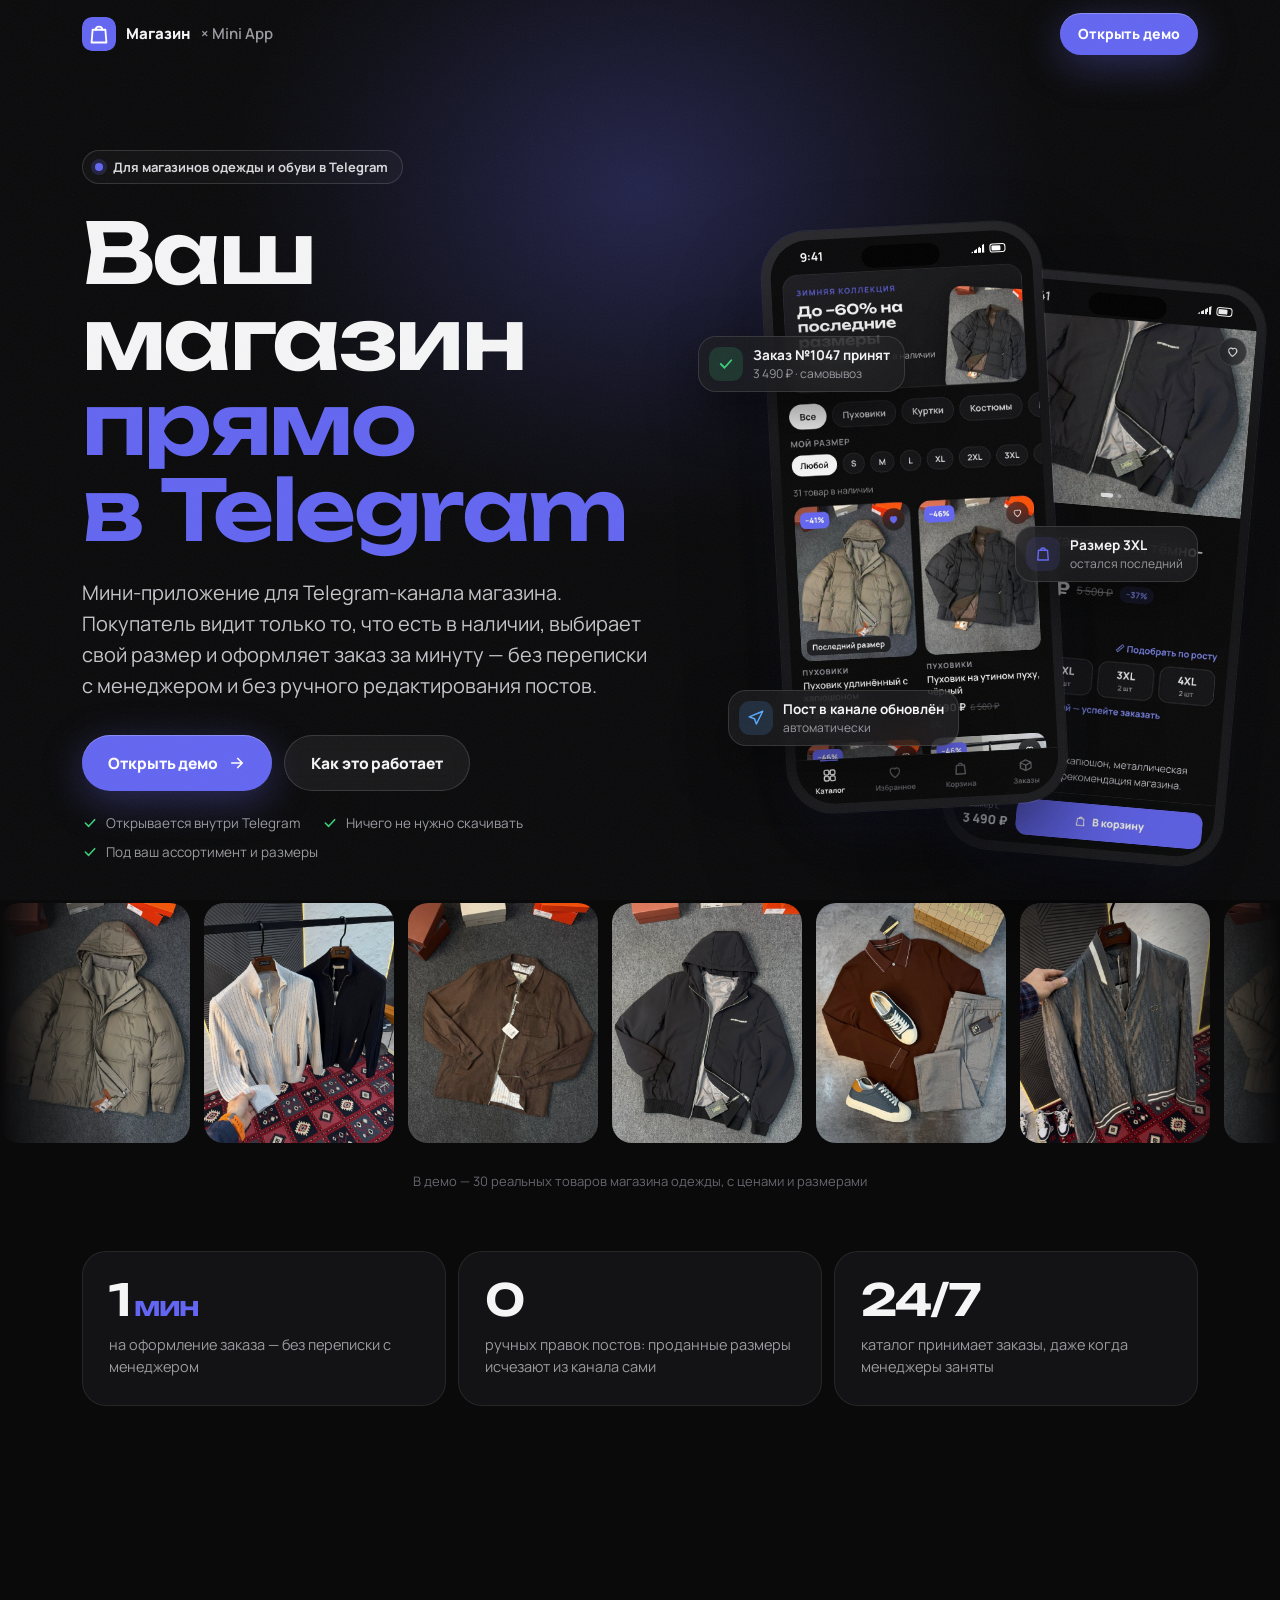
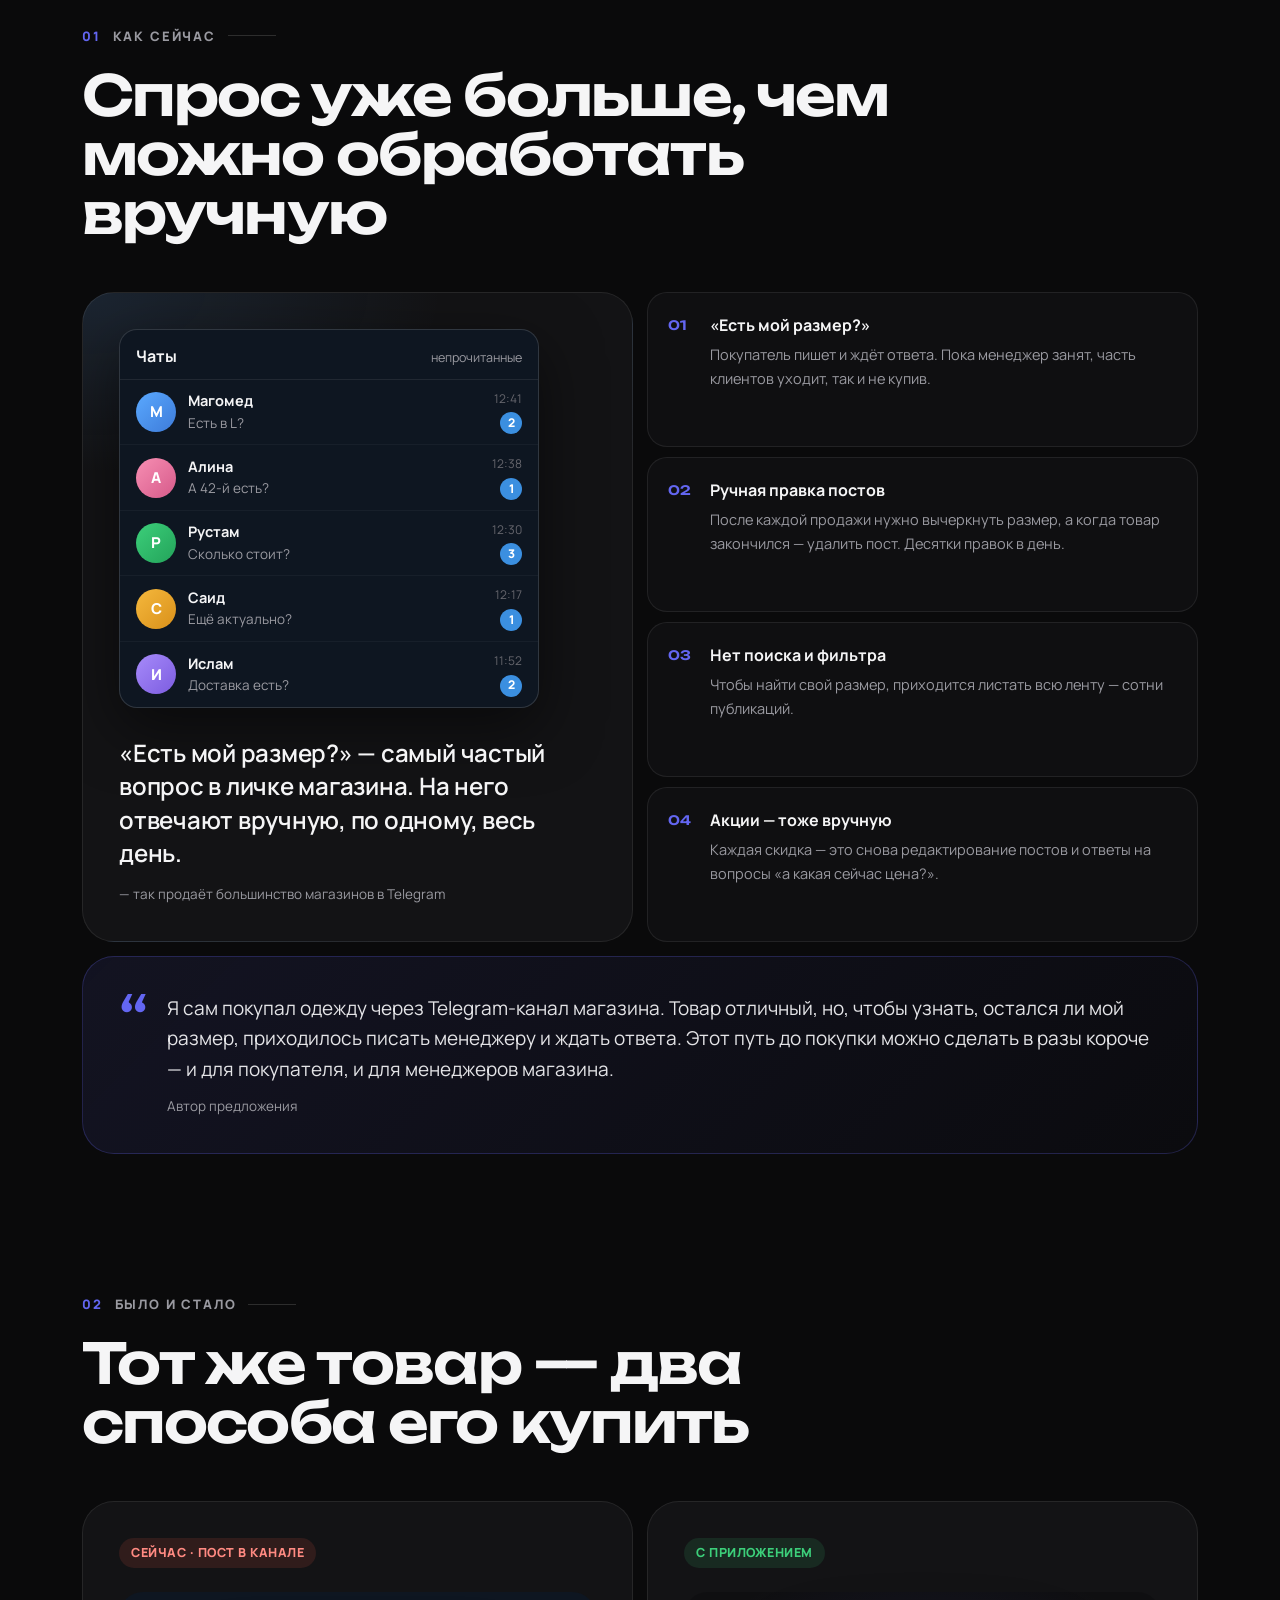
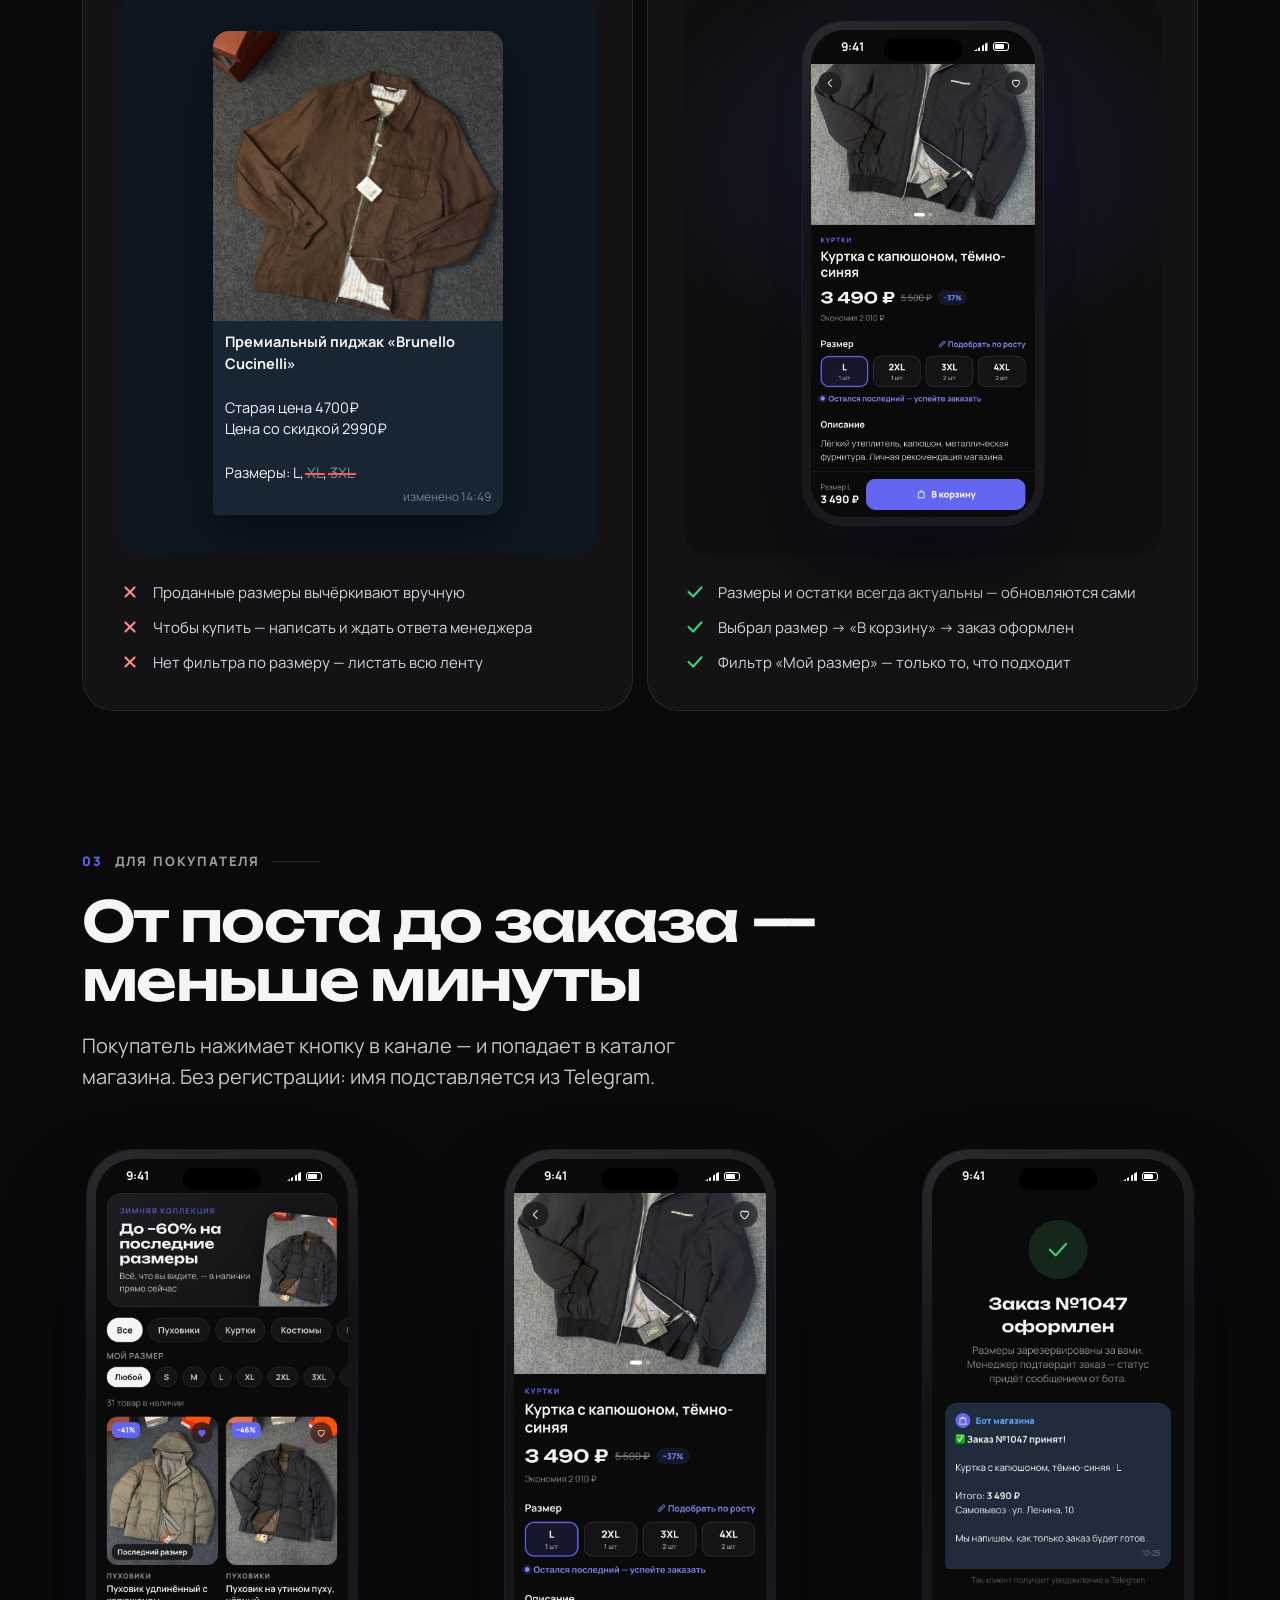
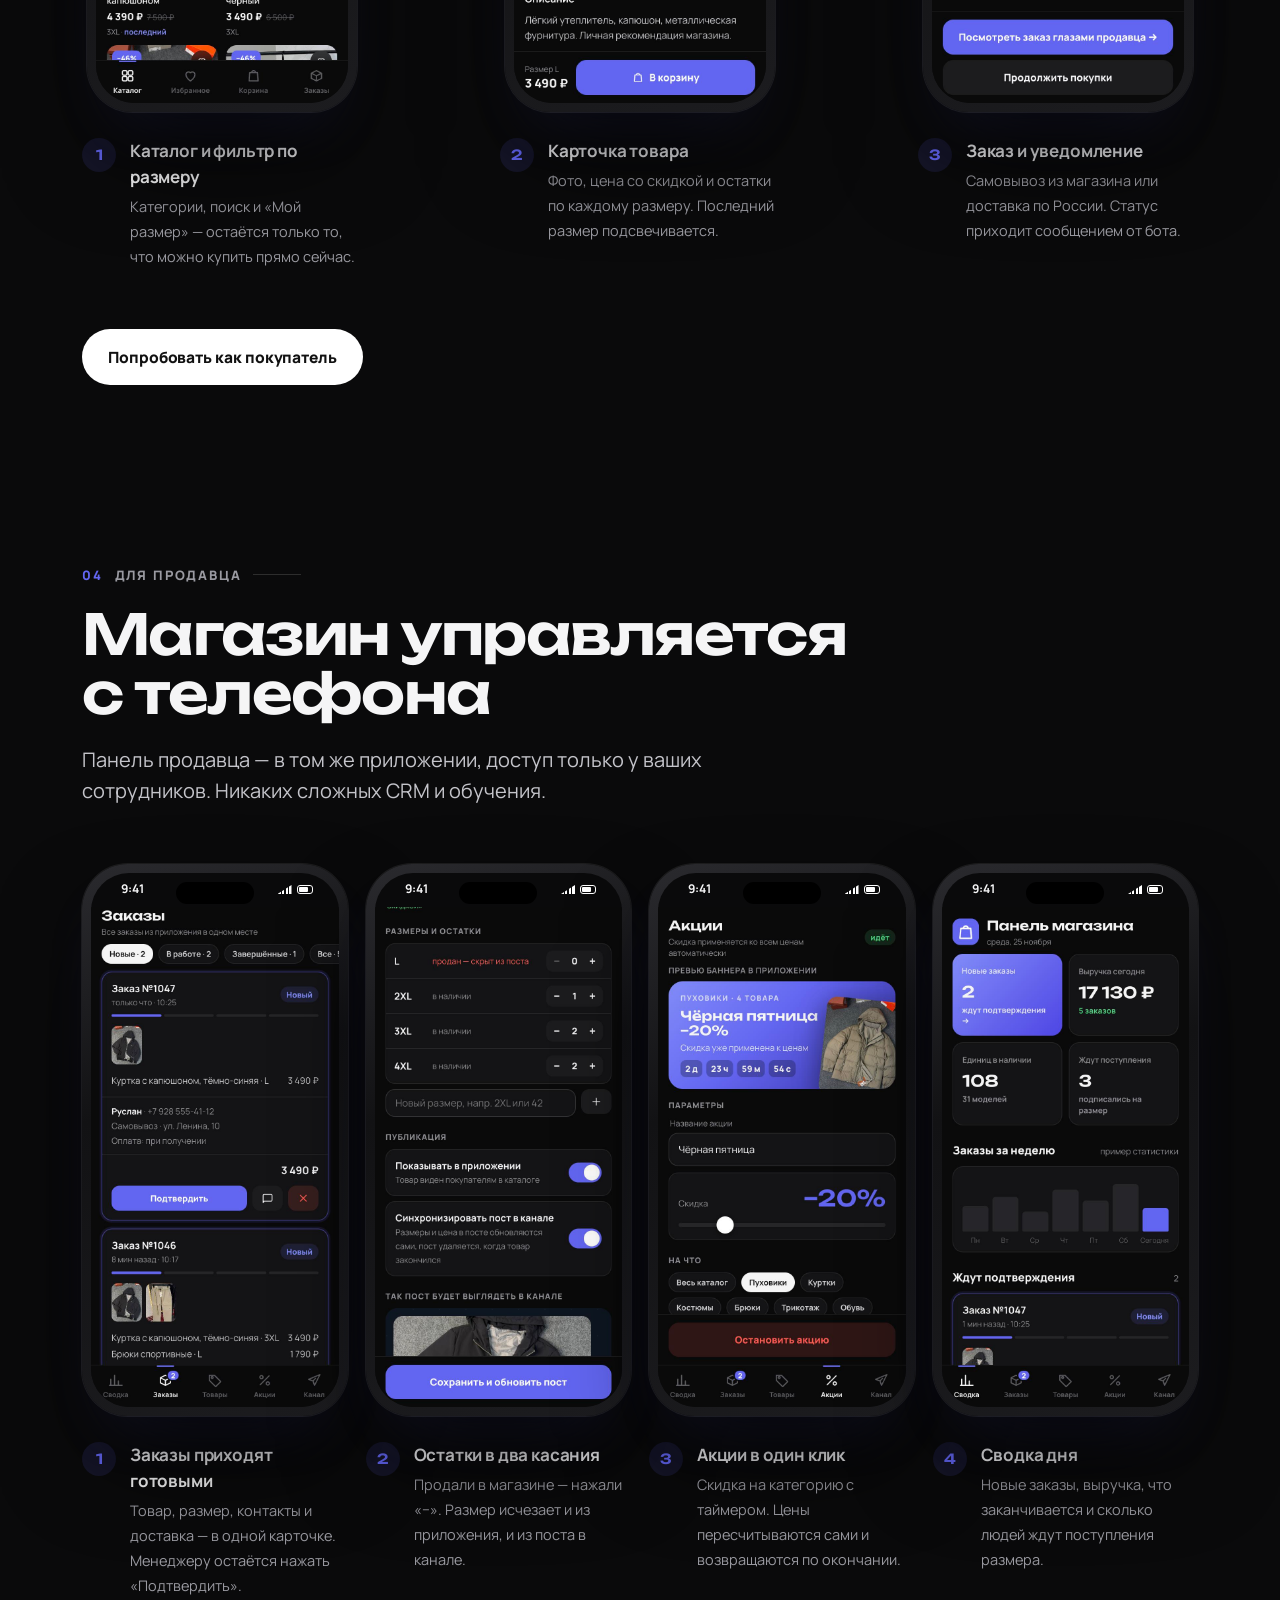
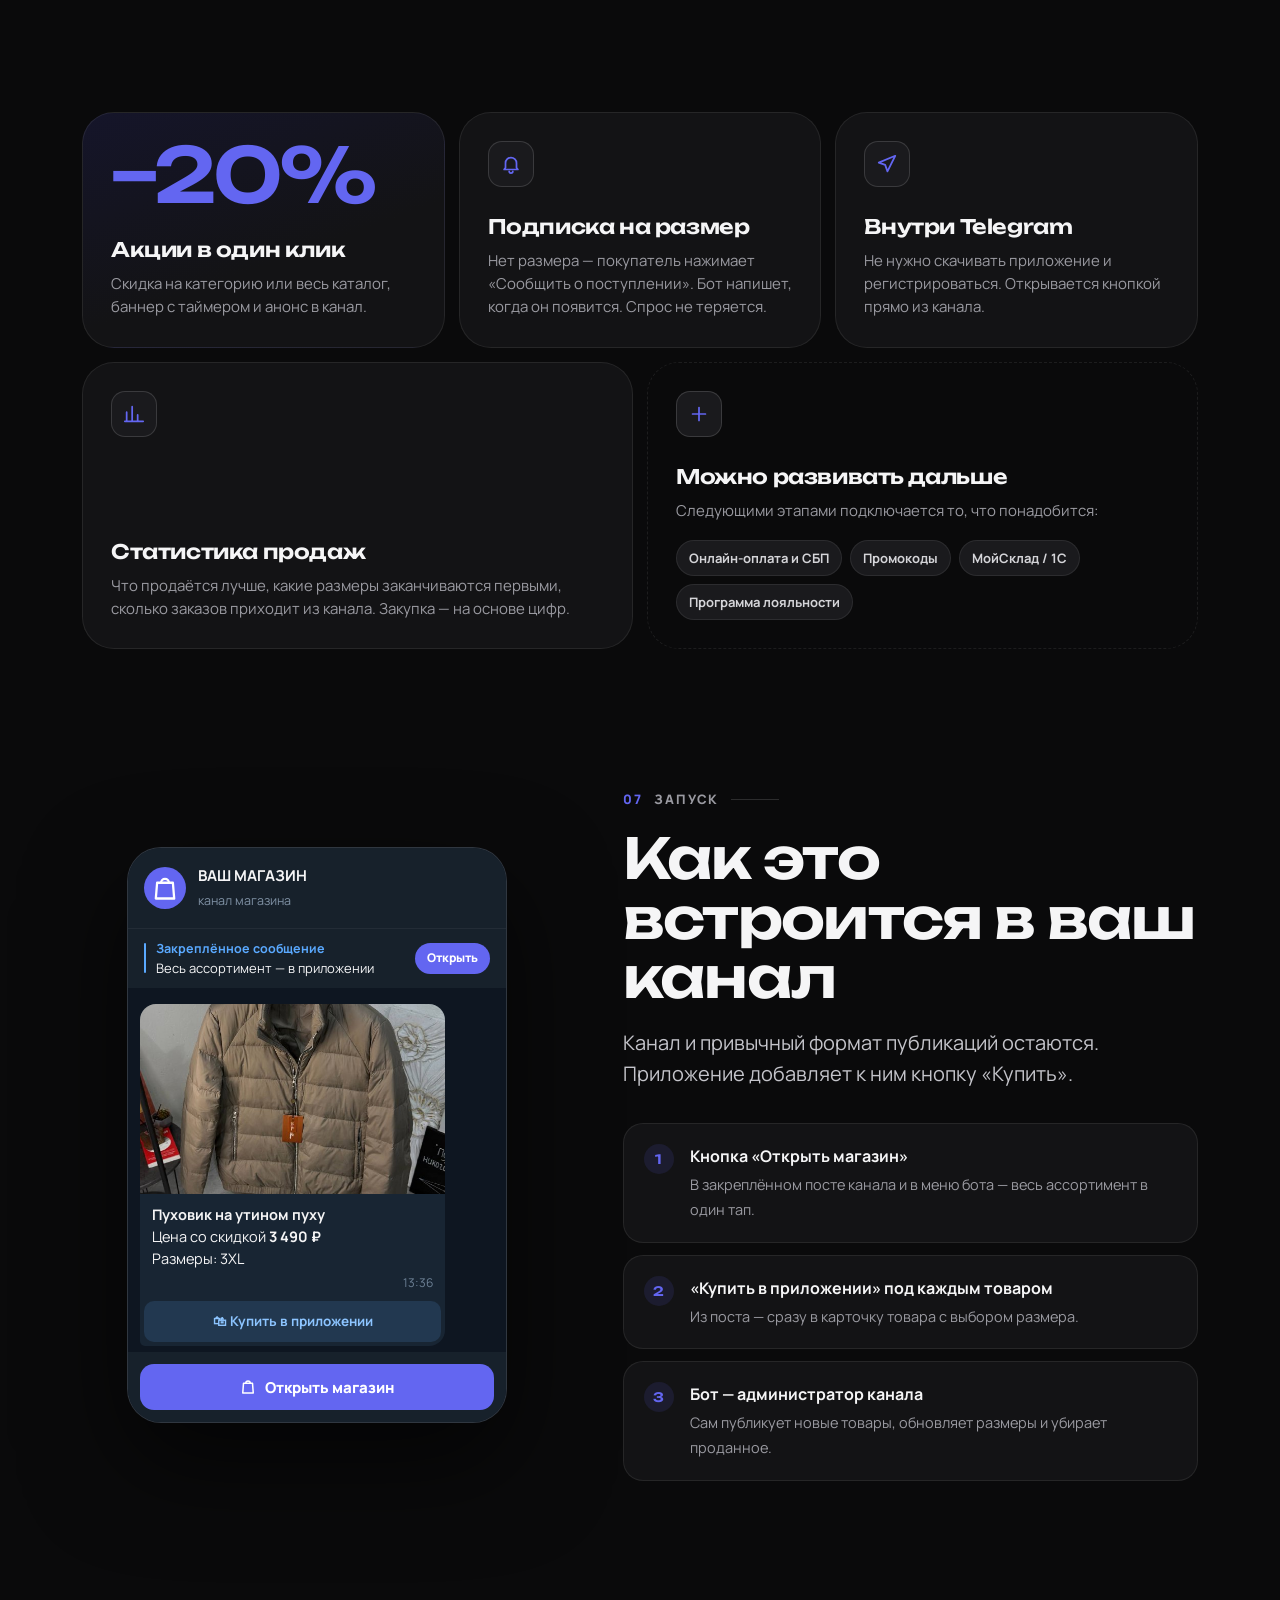
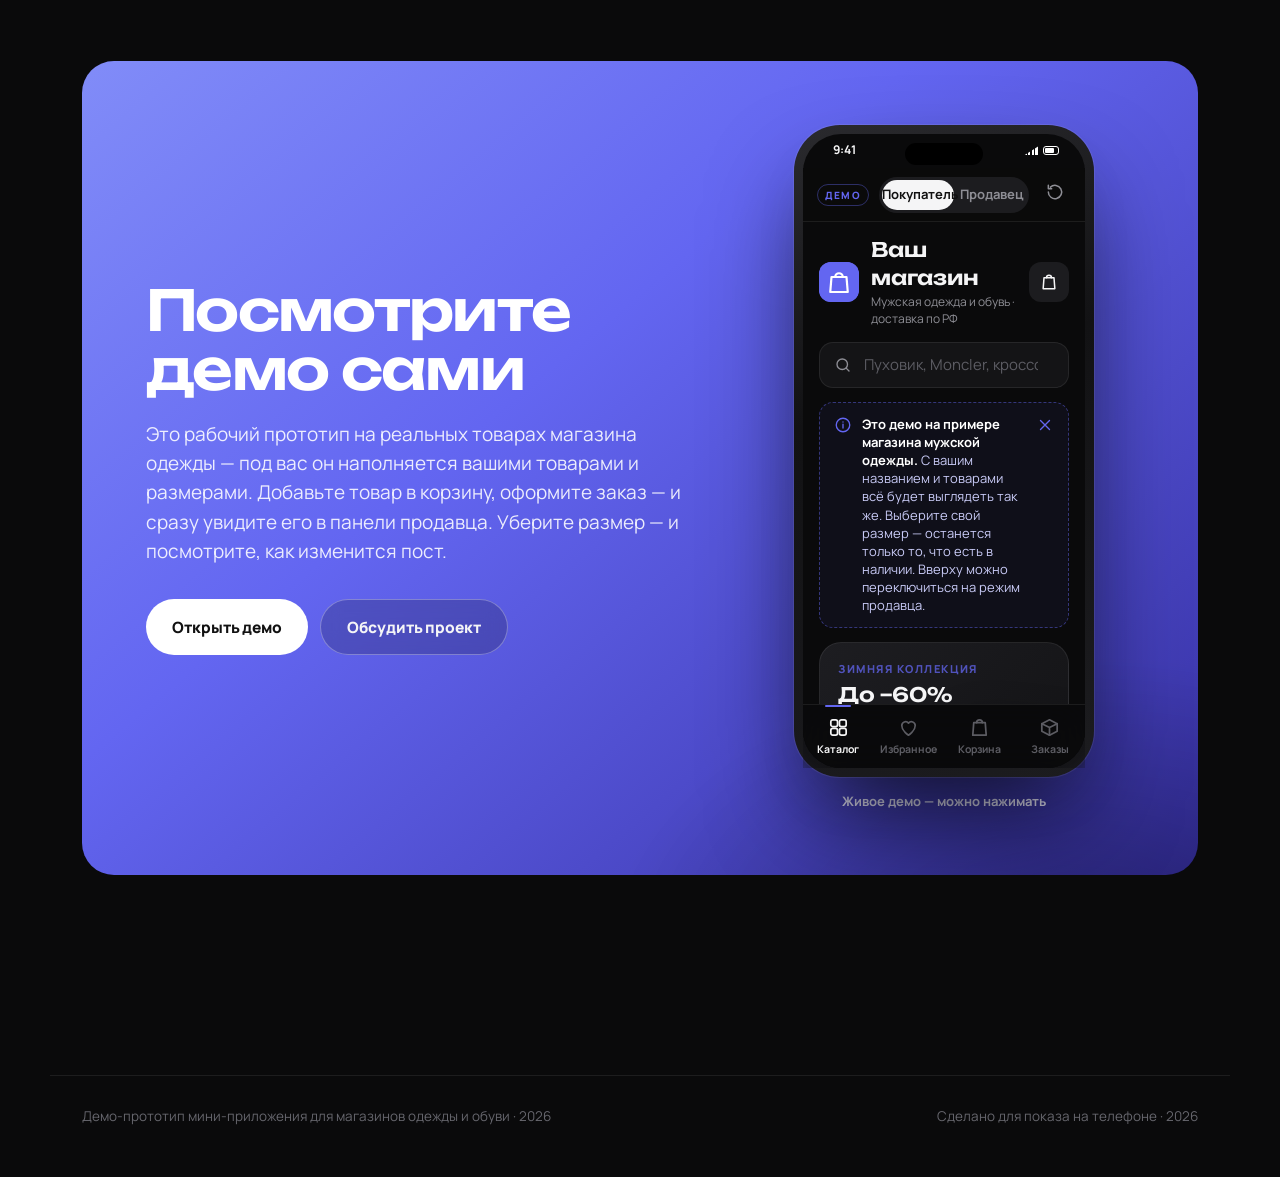
<file: index.html>
<!doctype html>
<html lang="ru">
<head>
  <meta charset="utf-8">
  <meta name="viewport" content="width=device-width, initial-scale=1, viewport-fit=cover">
  <meta name="theme-color" content="#0a0a0b">
  <meta name="color-scheme" content="dark">
  <title>Магазин в Telegram — мини-приложение для магазина одежды</title>
  <meta name="description" content="Мини-приложение для Telegram-канала магазина одежды и обуви: каталог с актуальными размерами, заказ без переписки и автоматическое обновление постов в канале.">
  <meta property="og:title" content="Ваш магазин прямо в Telegram">
  <meta property="og:description" content="Каталог с актуальными размерами, заказ без переписки и посты, которые обновляются сами. Рабочее демо, которое можно открыть с телефона.">
  <meta property="og:image" content="assets/img/shots/catalog.jpg">
  <link rel="icon" href="assets/img/logo.svg">
  <link rel="preconnect" href="https://fonts.googleapis.com">
  <link rel="preconnect" href="https://fonts.gstatic.com" crossorigin>
  <link href="https://fonts.googleapis.com/css2?family=Manrope:wght@400;500;600;700;800&family=Unbounded:wght@500;600&display=swap" rel="stylesheet">
  <link rel="stylesheet" href="assets/css/site.css?v=2">
</head>
<body>

<header class="nav" id="nav">
  <div class="wrap">
    <a class="brand" href="#top"><img src="assets/img/logo.svg" alt=""><span class="bn" data-shop-name>Магазин</span> <span>× Mini App</span></a>
    <a class="btn btn-primary btn-sm" href="app.html" data-demo>Открыть демо</a>
  </div>
</header>

<main id="top">

  <!-- HERO -->
  <section class="hero">
    <div class="wrap grid">
      <div>
        <div class="kicker rv"><i></i><span data-kicker>Для магазинов одежды и обуви в Telegram</span></div>
        <h1 class="rv d1">Ваш магазин <em>прямо в&nbsp;Telegram</em></h1>
        <p class="lead rv d2">Мини-приложение для Telegram-канала магазина. Покупатель видит только то, что есть в&nbsp;наличии, выбирает свой размер и оформляет заказ за минуту — без переписки с менеджером и без ручного редактирования постов.</p>
        <div class="cta rv d3">
          <a class="btn btn-primary" href="app.html" data-demo>Открыть демо
            <svg viewBox="0 0 24 24" fill="none" stroke="currentColor" stroke-width="2.2" stroke-linecap="round" stroke-linejoin="round"><path d="M5 12h14M13 6l6 6-6 6"/></svg></a>
          <a class="btn btn-ghost" href="#problem">Как это работает</a>
        </div>
        <div class="note rv d4">
          <span><svg viewBox="0 0 24 24" fill="none" stroke="currentColor" stroke-width="2.4" stroke-linecap="round" stroke-linejoin="round"><path d="m5 12 5 5 9-10"/></svg>Открывается внутри Telegram</span>
          <span><svg viewBox="0 0 24 24" fill="none" stroke="currentColor" stroke-width="2.4" stroke-linecap="round" stroke-linejoin="round"><path d="m5 12 5 5 9-10"/></svg>Ничего не нужно скачивать</span>
          <span><svg viewBox="0 0 24 24" fill="none" stroke="currentColor" stroke-width="2.4" stroke-linecap="round" stroke-linejoin="round"><path d="m5 12 5 5 9-10"/></svg>Под ваш ассортимент и размеры</span>
        </div>
      </div>

      <div class="hero-visual rv d2">
        <div class="phone p2"><div class="scr"><div class="sb"><span>9:41</span><span class="ic"><b></b><i></i></span></div><img src="assets/img/shots/product.jpg" alt="Карточка товара в приложении"></div></div>
        <div class="phone p1"><div class="scr"><div class="sb"><span>9:41</span><span class="ic"><b></b><i></i></span></div><img src="assets/img/shots/catalog.jpg" alt="Каталог в приложении"></div></div>
        <div class="float-chip c1"><div class="ic ic-ok"><svg viewBox="0 0 24 24" fill="none" stroke="currentColor" stroke-width="2.4" stroke-linecap="round" stroke-linejoin="round"><path d="m5 12 5 5 9-10"/></svg></div><div><b>Заказ №1047 принят</b><span>3 490 ₽ · самовывоз</span></div></div>
        <div class="float-chip c2"><div class="ic ic-acc"><svg viewBox="0 0 24 24" fill="none" stroke="currentColor" stroke-width="2" stroke-linecap="round" stroke-linejoin="round"><path d="M6 7h12l1 13H5L6 7Z"/><path d="M9 7a3 3 0 0 1 6 0"/></svg></div><div><b>Размер 3XL</b><span>остался последний</span></div></div>
        <div class="float-chip c3"><div class="ic ic-info"><svg viewBox="0 0 24 24" fill="none" stroke="currentColor" stroke-width="2" stroke-linecap="round" stroke-linejoin="round"><path d="M21 3 3 10.5l7 2.5 2.5 7L21 3Z"/></svg></div><div><b>Пост в канале обновлён</b><span>автоматически</span></div></div>
      </div>
    </div>

    <div class="marquee" aria-hidden="true"><div class="track" id="marquee"></div></div>
    <div class="marquee-cap">В демо — 30 реальных товаров магазина одежды, с ценами и размерами</div>

    <div class="wrap">
      <div class="stats">
        <div class="stat rv"><b>1<em> мин</em></b><p>на оформление заказа — без переписки с менеджером</p></div>
        <div class="stat rv d1"><b>0</b><p>ручных правок постов: проданные размеры исчезают из канала сами</p></div>
        <div class="stat rv d2"><b>24/7</b><p>каталог принимает заказы, даже когда менеджеры заняты</p></div>
      </div>
    </div>
  </section>

  <!-- PROBLEM -->
  <section id="problem">
    <div class="wrap">
      <div class="sec-head">
        <div class="label rv"><b>01</b>Как сейчас</div>
        <h2 class="rv d1">Спрос уже больше, чем можно обработать вручную</h2>
      </div>
      <div class="problem">
        <div class="card chats-card rv">
          <div class="dm-mock" aria-hidden="true">
            <div class="dm-hd"><b>Чаты</b><span>непрочитанные</span></div>
            <div class="dm"><i>М</i><div><b>Магомед</b><span>Есть в L?</span></div><time>12:41</time><em>2</em></div>
            <div class="dm"><i>А</i><div><b>Алина</b><span>А 42-й есть?</span></div><time>12:38</time><em>1</em></div>
            <div class="dm"><i>Р</i><div><b>Рустам</b><span>Сколько стоит?</span></div><time>12:30</time><em>3</em></div>
            <div class="dm"><i>С</i><div><b>Саид</b><span>Ещё актуально?</span></div><time>12:17</time><em>1</em></div>
            <div class="dm"><i>И</i><div><b>Ислам</b><span>Доставка есть?</span></div><time>11:52</time><em>2</em></div>
          </div>
          <div>
            <blockquote>«Есть мой размер?» — самый частый вопрос в личке магазина. На него отвечают вручную, по одному, весь день.</blockquote>
            <cite>— так продаёт большинство магазинов в Telegram</cite>
          </div>
        </div>
        <ul class="pains">
          <li class="rv"><span class="n">01</span><div><b>«Есть мой размер?»</b><span>Покупатель пишет и ждёт ответа. Пока менеджер занят, часть клиентов уходит, так и не купив.</span></div></li>
          <li class="rv d1"><span class="n">02</span><div><b>Ручная правка постов</b><span>После каждой продажи нужно вычеркнуть размер, а когда товар закончился — удалить пост. Десятки правок в день.</span></div></li>
          <li class="rv d2"><span class="n">03</span><div><b>Нет поиска и фильтра</b><span>Чтобы найти свой размер, приходится листать всю ленту — сотни публикаций.</span></div></li>
          <li class="rv d3"><span class="n">04</span><div><b>Акции — тоже вручную</b><span>Каждая скидка — это снова редактирование постов и ответы на вопросы «а какая сейчас цена?».</span></div></li>
        </ul>
      </div>
      <div class="card personal rv">
        <div class="q">“</div>
        <div>
          <p>Я сам покупал одежду через Telegram-канал магазина. Товар отличный, но, чтобы узнать, остался ли мой размер, приходилось писать менеджеру и ждать ответа. Этот путь до покупки можно сделать в разы короче — и для покупателя, и для менеджеров магазина.</p>
          <small>Автор предложения</small>
        </div>
      </div>
    </div>
  </section>

  <!-- BEFORE / AFTER -->
  <section id="compare" style="padding-top:0">
    <div class="wrap">
      <div class="sec-head">
        <div class="label rv"><b>02</b>Было и стало</div>
        <h2 class="rv d1">Тот же товар — два способа его купить</h2>
      </div>
      <div class="ba">
        <div class="card rv">
          <span class="ba-tag old">Сейчас · пост в канале</span>
          <div class="ba-visual">
            <div class="tgpost">
              <img src="assets/products/16798_0.jpg" alt="">
              <div class="body"><b>Премиальный пиджак «Brunello Cucinelli»</b><br><br>Старая цена 4700₽<br>Цена со скидкой 2990₽<br><br>Размеры: L, <s class="anim">XL</s>, <s class="anim">3XL</s></div>
              <div class="meta">изменено 14:49</div>
            </div>
          </div>
          <ul class="checks bad">
            <li><svg viewBox="0 0 24 24" fill="none" stroke="currentColor" stroke-width="2.2" stroke-linecap="round"><path d="M7 7l10 10M17 7 7 17"/></svg>Проданные размеры вычёркивают вручную</li>
            <li><svg viewBox="0 0 24 24" fill="none" stroke="currentColor" stroke-width="2.2" stroke-linecap="round"><path d="M7 7l10 10M17 7 7 17"/></svg>Чтобы купить — написать и ждать ответа менеджера</li>
            <li><svg viewBox="0 0 24 24" fill="none" stroke="currentColor" stroke-width="2.2" stroke-linecap="round"><path d="M7 7l10 10M17 7 7 17"/></svg>Нет фильтра по размеру — листать всю ленту</li>
          </ul>
        </div>
        <div class="card rv d1">
          <span class="ba-tag new">С приложением</span>
          <div class="ba-visual app">
            <div class="phone sm"><div class="scr"><div class="sb"><span>9:41</span><span class="ic"><b></b><i></i></span></div><img src="assets/img/shots/product.jpg" alt="Карточка товара"></div></div>
          </div>
          <ul class="checks good">
            <li><svg viewBox="0 0 24 24" fill="none" stroke="currentColor" stroke-width="2.4" stroke-linecap="round" stroke-linejoin="round"><path d="m5 12 5 5 9-10"/></svg>Размеры и остатки всегда актуальны — обновляются сами</li>
            <li><svg viewBox="0 0 24 24" fill="none" stroke="currentColor" stroke-width="2.4" stroke-linecap="round" stroke-linejoin="round"><path d="m5 12 5 5 9-10"/></svg>Выбрал размер → «В корзину» → заказ оформлен</li>
            <li><svg viewBox="0 0 24 24" fill="none" stroke="currentColor" stroke-width="2.4" stroke-linecap="round" stroke-linejoin="round"><path d="m5 12 5 5 9-10"/></svg>Фильтр «Мой размер» — только то, что подходит</li>
          </ul>
        </div>
      </div>
    </div>
  </section>

  <!-- CLIENT -->
  <section id="client" style="padding-top:0">
    <div class="wrap">
      <div class="sec-head">
        <div class="label rv"><b>03</b>Для покупателя</div>
        <h2 class="rv d1">От поста до заказа — меньше минуты</h2>
        <p class="lead rv d2">Покупатель нажимает кнопку в канале — и попадает в каталог магазина. Без регистрации: имя подставляется из Telegram.</p>
      </div>
      <div class="rail">
        <div class="step rv">
          <div class="phone"><div class="scr"><div class="sb"><span>9:41</span><span class="ic"><b></b><i></i></span></div><img src="assets/img/shots/catalog.jpg" alt="" loading="lazy"></div></div>
          <div class="t"><span class="n">1</span><div><b>Каталог и фильтр по размеру</b><span>Категории, поиск и «Мой размер» — остаётся только то, что можно купить прямо сейчас.</span></div></div>
        </div>
        <div class="step rv d1">
          <div class="phone"><div class="scr"><div class="sb"><span>9:41</span><span class="ic"><b></b><i></i></span></div><img src="assets/img/shots/product.jpg" alt="" loading="lazy"></div></div>
          <div class="t"><span class="n">2</span><div><b>Карточка товара</b><span>Фото, цена со скидкой и остатки по каждому размеру. Последний размер подсвечивается.</span></div></div>
        </div>
        <div class="step rv d2">
          <div class="phone"><div class="scr"><div class="sb"><span>9:41</span><span class="ic"><b></b><i></i></span></div><img src="assets/img/shots/success.jpg" alt="" loading="lazy"></div></div>
          <div class="t"><span class="n">3</span><div><b>Заказ и уведомление</b><span>Самовывоз из магазина или доставка по России. Статус приходит сообщением от бота.</span></div></div>
        </div>
      </div>
      <div class="rail-hint">← листайте →</div>
      <div class="sec-cta rv"><a class="btn btn-light" href="app.html" data-demo>Попробовать как покупатель</a></div>
    </div>
  </section>

  <!-- SELLER -->
  <section id="seller" style="padding-top:40px">
    <div class="wrap">
      <div class="sec-head">
        <div class="label rv"><b>04</b>Для продавца</div>
        <h2 class="rv d1">Магазин управляется с&nbsp;телефона</h2>
        <p class="lead rv d2">Панель продавца — в том же приложении, доступ только у ваших сотрудников. Никаких сложных CRM и обучения.</p>
      </div>
      <div class="rail">
        <div class="step rv">
          <div class="phone"><div class="scr"><div class="sb"><span>9:41</span><span class="ic"><b></b><i></i></span></div><img src="assets/img/shots/orders.jpg" alt="" loading="lazy"></div></div>
          <div class="t"><span class="n">1</span><div><b>Заказы приходят готовыми</b><span>Товар, размер, контакты и доставка — в одной карточке. Менеджеру остаётся нажать «Подтвердить».</span></div></div>
        </div>
        <div class="step rv d1">
          <div class="phone"><div class="scr"><div class="sb"><span>9:41</span><span class="ic"><b></b><i></i></span></div><img src="assets/img/shots/editor.jpg" alt="" loading="lazy"></div></div>
          <div class="t"><span class="n">2</span><div><b>Остатки в два касания</b><span>Продали в магазине — нажали «−». Размер исчезает и из приложения, и из поста в канале.</span></div></div>
        </div>
        <div class="step rv d2">
          <div class="phone"><div class="scr"><div class="sb"><span>9:41</span><span class="ic"><b></b><i></i></span></div><img src="assets/img/shots/promo.jpg" alt="" loading="lazy"></div></div>
          <div class="t"><span class="n">3</span><div><b>Акции в один клик</b><span>Скидка на категорию с таймером. Цены пересчитываются сами и возвращаются по окончании.</span></div></div>
        </div>
        <div class="step rv d3">
          <div class="phone"><div class="scr"><div class="sb"><span>9:41</span><span class="ic"><b></b><i></i></span></div><img src="assets/img/shots/dash.jpg" alt="" loading="lazy"></div></div>
          <div class="t"><span class="n">4</span><div><b>Сводка дня</b><span>Новые заказы, выручка, что заканчивается и сколько людей ждут поступления размера.</span></div></div>
        </div>
      </div>
      <div class="rail-hint">← листайте →</div>
      <div class="sec-cta rv"><a class="btn btn-light" href="app.html?role=seller" data-demo="seller">Попробовать как продавец</a></div>
    </div>
  </section>

  <!-- SYNC -->
  <section id="sync">
    <div class="wrap sync">
      <div>
        <div class="label rv"><b>05</b>Канал и приложение</div>
        <h2 class="rv d1">Канал остаётся витриной — но обновляется сам</h2>
        <p class="lead rv d2">Бот публикует товар в канал с кнопкой «Купить» и дальше следит за остатками. Продан размер — он исчезает из поста. Закончился товар — пост удаляется. Вручную ничего править не нужно.</p>
        <div class="flow">
          <div class="f rv"><div class="ic"><svg viewBox="0 0 24 24" fill="none" stroke="currentColor" stroke-width="1.9" stroke-linecap="round" stroke-linejoin="round"><path d="M6 7h12l1 13H5L6 7Z"/><path d="M9 7a3 3 0 0 1 6 0"/></svg></div><div><b>Продажа</b><span>Заказ в приложении — или продажа в офлайн-магазине</span></div></div>
          <div class="f rv d1"><div class="ic"><svg viewBox="0 0 24 24" fill="none" stroke="currentColor" stroke-width="1.9" stroke-linecap="round" stroke-linejoin="round"><path d="M4 8l8-4 8 4v8l-8 4-8-4V8Z"/><path d="M4 8l8 4 8-4M12 12v8"/></svg></div><div><b>Остаток обновлён</b><span>Единая база товаров для приложения, канала и магазинов</span></div></div>
          <div class="f rv d2"><div class="ic"><svg viewBox="0 0 24 24" fill="none" stroke="currentColor" stroke-width="1.9" stroke-linecap="round" stroke-linejoin="round"><path d="M21 3 3 10.5l7 2.5 2.5 7L21 3Z"/><path d="m10 13 4-4"/></svg></div><div><b>Пост в канале изменён</b><span>Автоматически, за секунды. Подписчики всегда видят актуальное</span></div></div>
        </div>
      </div>
      <div class="sync-visual rv d1">
        <div class="phone"><div class="scr"><div class="sb"><span>9:41</span><span class="ic"><b></b><i></i></span></div><img src="assets/img/shots/channel.jpg" alt="Пост в канале обновился" loading="lazy"></div></div>
        <div class="float-chip"><div class="ic ic-acc"><svg viewBox="0 0 24 24" fill="none" stroke="currentColor" stroke-width="2" stroke-linecap="round" stroke-linejoin="round"><path d="M4 12a8 8 0 1 0 2.5-5.8"/><path d="M4 4v4h4"/></svg></div><div><b>3XL продан</b><span>пост обновлён сам</span></div></div>
      </div>
    </div>
  </section>

  <!-- BENTO -->
  <section id="value" style="padding-top:0">
    <div class="wrap">
      <div class="sec-head">
        <div class="label rv"><b>06</b>Что получает магазин</div>
        <h2 class="rv d1">Больше продаж — меньше ручной работы</h2>
      </div>
      <div class="bento">
        <div class="card b-a rv">
          <div class="inner">
            <div>
              <div class="ic"><svg viewBox="0 0 24 24" fill="none" stroke="currentColor" stroke-width="1.9" stroke-linecap="round" stroke-linejoin="round"><path d="M5 18 3 21V6a2 2 0 0 1 2-2h14a2 2 0 0 1 2 2v10a2 2 0 0 1-2 2H5Z"/><path d="M8 9h8M8 13h5"/></svg></div>
              <h3>Заказы без переписки</h3>
              <p>Покупатель оформляет заказ сам. Менеджеры получают готовую заявку в общий Telegram-чат и тратят время на продажи, а не на ответы «да, размер есть».</p>
            </div>
            <div class="notif">
              <div class="from"><img src="assets/img/logo.svg" alt=""><span data-bot-name>Бот магазина</span></div>
              <b>🛍 Новый заказ №1047</b><br>
              <div class="row"><span>Куртка с капюшоном · 3XL</span><span>3 490 ₽</span></div>
              <div class="row"><span>Руслан · +7 928 555-41-12</span></div>
              <div class="row"><span>Самовывоз из магазина</span></div>
              <div class="act"><span>✅ Подтвердить</span><span>💬 Написать</span></div>
            </div>
          </div>
        </div>
        <div class="card b-b rv d1">
          <div class="ic"><svg viewBox="0 0 24 24" fill="none" stroke="currentColor" stroke-width="1.9" stroke-linecap="round" stroke-linejoin="round"><path d="m5 12 5 5 9-10"/></svg></div>
          <h3>Только актуальный товар</h3>
          <p>Больше никаких «а этот размер уже продали». Что видно — то можно купить.</p>
        </div>
        <div class="card b-c rv">
          <div class="big-num">−20%</div>
          <h3>Акции в один клик</h3>
          <p>Скидка на категорию или весь каталог, баннер с таймером и анонс в канал.</p>
        </div>
        <div class="card b-d rv d1">
          <div class="ic"><svg viewBox="0 0 24 24" fill="none" stroke="currentColor" stroke-width="1.9" stroke-linecap="round" stroke-linejoin="round"><path d="M6 16V11a6 6 0 0 1 12 0v5l1.5 2h-15L6 16Z"/><path d="M10 20a2 2 0 0 0 4 0"/></svg></div>
          <h3>Подписка на размер</h3>
          <p>Нет размера — покупатель нажимает «Сообщить о поступлении». Бот напишет, когда он появится. Спрос не теряется.</p>
        </div>
        <div class="card b-e rv d2">
          <div class="ic"><svg viewBox="0 0 24 24" fill="none" stroke="currentColor" stroke-width="1.9" stroke-linecap="round" stroke-linejoin="round"><path d="M21 3 3 10.5l7 2.5 2.5 7L21 3Z"/></svg></div>
          <h3>Внутри Telegram</h3>
          <p>Не нужно скачивать приложение и регистрироваться. Открывается кнопкой прямо из канала.</p>
        </div>
        <div class="card b-f rv">
          <div class="ic"><svg viewBox="0 0 24 24" fill="none" stroke="currentColor" stroke-width="1.9" stroke-linecap="round" stroke-linejoin="round"><path d="M4 20V10M10 20V4M16 20v-7M22 20H2"/></svg></div>
          <h3>Статистика продаж</h3>
          <p>Что продаётся лучше, какие размеры заканчиваются первыми, сколько заказов приходит из канала. Закупка — на основе цифр.</p>
        </div>
        <div class="card b-g rv d1">
          <div class="ic"><svg viewBox="0 0 24 24" fill="none" stroke="currentColor" stroke-width="1.9" stroke-linecap="round" stroke-linejoin="round"><path d="M12 5v14M5 12h14"/></svg></div>
          <h3>Можно развивать дальше</h3>
          <p>Следующими этапами подключается то, что понадобится:</p>
          <div class="tags"><span>Онлайн-оплата и СБП</span><span>Промокоды</span><span>МойСклад / 1С</span><span>Программа лояльности</span></div>
        </div>
      </div>
    </div>
  </section>

  <!-- INTEGRATION -->
  <section id="how" style="padding-top:0">
    <div class="wrap integ">
      <div class="rv">
        <div class="tgmock">
          <div class="hd"><img src="assets/img/logo.svg" alt=""><div><b data-shop-upper>ВАШ МАГАЗИН</b><span>канал магазина</span></div></div>
          <div class="pin"><i></i><div><b>Закреплённое сообщение</b>Весь ассортимент — в приложении</div><span class="go">Открыть</span></div>
          <div class="feed">
            <div class="tgpost">
              <img src="assets/products/16831_0.jpg" alt="">
              <div class="body"><b>Пуховик на утином пуху</b><br>Цена со скидкой <b>3 490 ₽</b><br>Размеры: 3XL</div>
              <div class="meta">13:36</div>
              <span class="kb">🛍 Купить в приложении</span>
            </div>
          </div>
          <div class="bottom"><span class="open"><svg viewBox="0 0 24 24" fill="none" stroke="currentColor" stroke-width="2" stroke-linecap="round" stroke-linejoin="round"><path d="M6 7h12l1 13H5L6 7Z"/><path d="M9 7a3 3 0 0 1 6 0"/></svg>Открыть магазин</span></div>
        </div>
      </div>
      <div>
        <div class="label rv"><b>07</b>Запуск</div>
        <h2 class="rv d1">Как это встроится в ваш канал</h2>
        <p class="lead rv d2">Канал и привычный формат публикаций остаются. Приложение добавляет к ним кнопку «Купить».</p>
        <ul class="ilist">
          <li class="rv"><span class="n">1</span><div><b>Кнопка «Открыть магазин»</b><span>В закреплённом посте канала и в меню бота — весь ассортимент в один тап.</span></div></li>
          <li class="rv d1"><span class="n">2</span><div><b>«Купить в приложении» под каждым товаром</b><span>Из поста — сразу в карточку товара с выбором размера.</span></div></li>
          <li class="rv d2"><span class="n">3</span><div><b>Бот — администратор канала</b><span>Сам публикует новые товары, обновляет размеры и убирает проданное.</span></div></li>
        </ul>
      </div>
    </div>
  </section>

  <!-- FINAL -->
  <section class="final" id="demo">
    <div class="wrap">
      <div class="card rv">
        <div>
          <h2>Посмотрите демо сами</h2>
          <p>Это рабочий прототип на реальных товарах магазина одежды — под вас он наполняется вашими товарами и размерами. Добавьте товар в корзину, оформите заказ — и сразу увидите его в панели продавца. Уберите размер — и посмотрите, как изменится пост.</p>
          <div class="cta">
            <a class="btn btn-light" href="app.html" data-demo>Открыть демо</a>
            <a class="btn btn-ghost" href="#" data-contact hidden>Обсудить проект</a>
          </div>
        </div>
        <div class="live">
          <div>
            <div class="phone"><div class="scr"><div class="sb"><span>9:41</span><span class="ic"><b></b><i></i></span></div><iframe data-src="app.html?embed=1" data-keep-for title="Живое демо приложения" loading="lazy"></iframe></div></div>
            <div class="live-cap">Живое демо — можно нажимать</div>
          </div>
        </div>
      </div>
    </div>
  </section>
</main>

<footer>
  <div class="wrap">
    <span>Демо-прототип мини-приложения для магазинов одежды и обуви · 2026</span>
    <span>Сделано для показа на телефоне · 2026</span>
  </div>
</footer>

<script src="assets/js/shop-name.js?v=2"></script>
<script src="assets/js/site.js?v=3"></script>
</body>
</html>
</file>
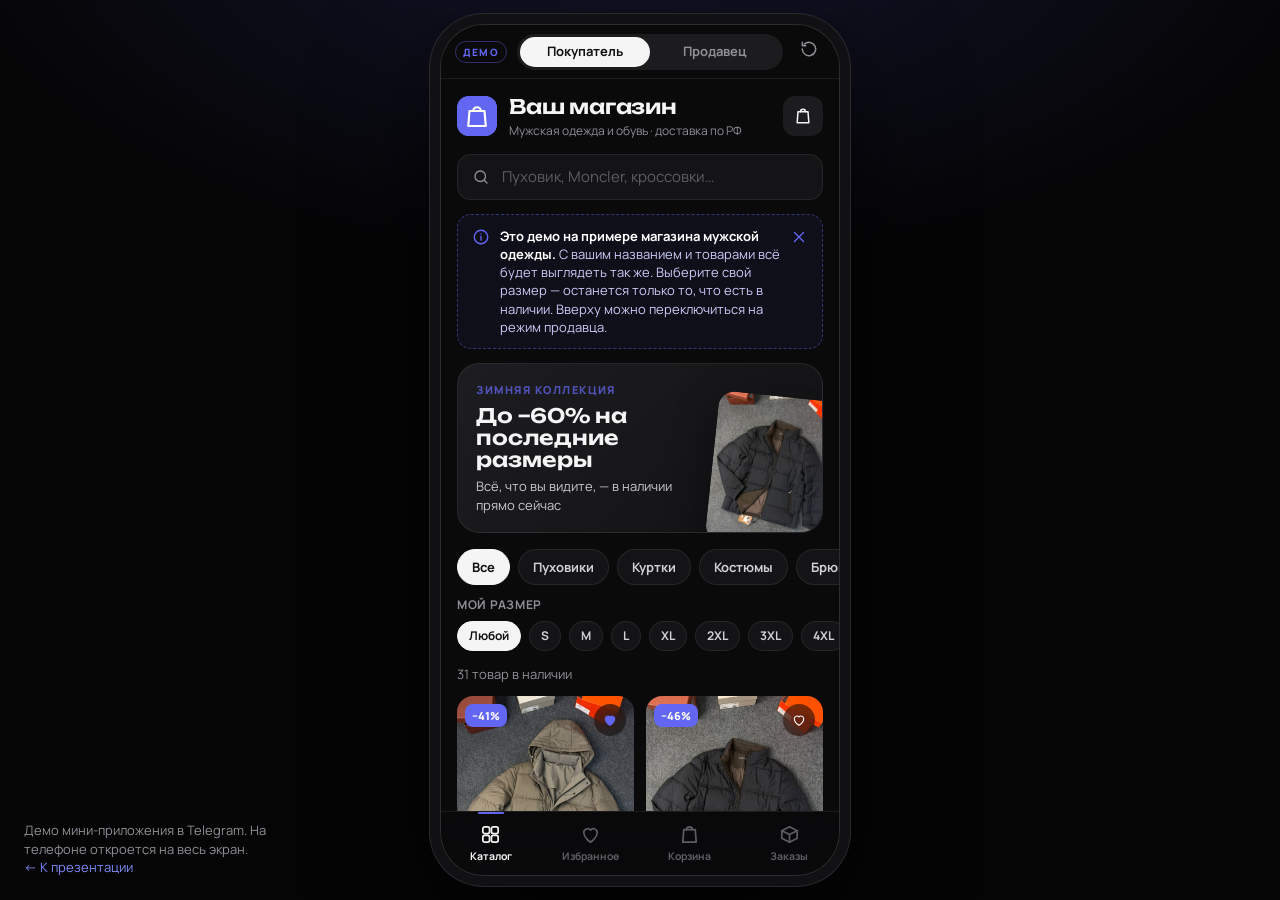
<file: app.html>
<!doctype html>
<html lang="ru">
<head>
  <meta charset="utf-8">
  <meta name="viewport" content="width=device-width, initial-scale=1, maximum-scale=1, viewport-fit=cover">
  <meta name="theme-color" content="#0a0a0b">
  <meta name="color-scheme" content="dark">
  <title>Магазин в Telegram — демо</title>
  <meta name="description" content="Демо мини-приложения магазина одежды в Telegram: каталог, корзина, заказы и панель продавца.">
  <link rel="icon" href="assets/img/logo.svg">
  <link rel="preconnect" href="https://fonts.googleapis.com">
  <link rel="preconnect" href="https://fonts.gstatic.com" crossorigin>
  <link href="https://fonts.googleapis.com/css2?family=Manrope:wght@400;500;600;700;800&family=Unbounded:wght@500;600&display=swap" rel="stylesheet">
  <link rel="stylesheet" href="assets/css/app.css?v=2">
  <script src="https://telegram.org/js/telegram-web-app.js"></script>
</head>
<body>
  <div class="stage">
    <div class="app" id="app">
      <div class="demobar">
        <span class="tag">ДЕМО</span>
        <div class="seg" id="seg">
          <button data-r="client" class="on">Покупатель</button>
          <button data-r="seller">Продавец</button>
        </div>
        <button class="reset" id="resetBtn" aria-label="Сбросить демо" title="Сбросить демо">
          <svg viewBox="0 0 24 24" width="20" height="20" fill="none" stroke="currentColor" stroke-width="1.8" stroke-linecap="round" stroke-linejoin="round"><path d="M4 12a8 8 0 1 0 2.5-5.8"/><path d="M4 4v4h4"/></svg>
        </button>
      </div>
      <main class="screen" id="screen"></main>
      <div id="bottom"></div>
      <nav class="tabbar" id="tabbar"></nav>
      <div class="toast" id="toast"></div>
    </div>
  </div>
  <div class="desk-note">Демо мини-приложения в Telegram. На телефоне откроется на весь экран.<br><a href="index.html" data-keep-for>← К презентации</a></div>
  <script src="assets/js/shop-name.js?v=2"></script>
  <script src="assets/js/products.js?v=2"></script>
  <script src="assets/js/app.js?v=2"></script>
</body>
</html>
</file>
<file: assets/css/site.css>
:root {
  --bg: #0a0a0b;
  --bg-2: #0f0f11;
  --surface: #131315;
  --surface-2: #1a1a1d;
  --line: rgba(255, 255, 255, 0.08);
  --line-2: rgba(255, 255, 255, 0.14);
  --text: #f5f5f6;
  --muted: #9a9aa1;
  --muted-2: #66666d;
  --accent: #6366f1;
  --accent-2: #818cf8;
  --accent-soft: rgba(99, 102, 241, 0.12);
  --ok: #3ccf7a;
  --danger: #ff5a4f;
  --font: 'Manrope', -apple-system, BlinkMacSystemFont, 'Segoe UI', Roboto, sans-serif;
  --display: 'Unbounded', 'Manrope', sans-serif;
  --wrap: 1180px;
  --r-xl: 32px;
  --r-lg: 24px;
}

* { box-sizing: border-box; }
html { scroll-behavior: smooth; -webkit-text-size-adjust: 100%; }
body {
  margin: 0;
  background: var(--bg);
  color: var(--text);
  font-family: var(--font);
  font-size: 16px;
  line-height: 1.55;
  -webkit-font-smoothing: antialiased;
  overflow-x: hidden;
}
body::after {
  content: '';
  position: fixed;
  inset: 0;
  pointer-events: none;
  z-index: 100;
  opacity: 0.05;
  background-image: url("data:image/svg+xml,%3Csvg xmlns='http://www.w3.org/2000/svg' width='160' height='160'%3E%3Cfilter id='n'%3E%3CfeTurbulence type='fractalNoise' baseFrequency='.9' numOctaves='3' stitchTiles='stitch'/%3E%3C/filter%3E%3Crect width='100%25' height='100%25' filter='url(%23n)'/%3E%3C/svg%3E");
}
img { display: block; max-width: 100%; }
a { color: inherit; text-decoration: none; }
::selection { background: var(--accent); color: #fff; }

.wrap { max-width: var(--wrap); margin: 0 auto; padding: 0 20px; }
@media (min-width: 768px) { .wrap { padding: 0 32px; } }

/* ---------- Buttons ---------- */
.btn {
  display: inline-flex;
  align-items: center;
  justify-content: center;
  gap: 10px;
  height: 56px;
  padding: 0 26px;
  border-radius: 999px;
  font-weight: 800;
  font-size: 15.5px;
  letter-spacing: -0.005em;
  transition: transform 0.2s, background 0.2s, box-shadow 0.3s;
  white-space: nowrap;
}
.btn svg { width: 18px; height: 18px; }
.btn:active { transform: scale(0.98); }
.btn-primary { background: var(--accent); color: #fff; box-shadow: 0 10px 40px rgba(99, 102, 241, 0.35), inset 0 1px 0 rgba(255, 255, 255, 0.25); }
.btn-primary:hover { background: #7477f5; box-shadow: 0 14px 50px rgba(99, 102, 241, 0.5), inset 0 1px 0 rgba(255, 255, 255, 0.25); }
.btn-ghost { background: rgba(255, 255, 255, 0.06); border: 1px solid var(--line-2); color: var(--text); backdrop-filter: blur(10px); -webkit-backdrop-filter: blur(10px); }
.btn-ghost:hover { background: rgba(255, 255, 255, 0.1); }
.btn-light { background: #fff; color: #111; }
.btn-light:hover { background: #f0f0f0; }
.btn-sm { height: 42px; padding: 0 18px; font-size: 14px; }

/* ---------- Nav ---------- */
.nav {
  position: fixed;
  top: 0; left: 0; right: 0;
  z-index: 50;
  transition: background 0.3s, border-color 0.3s;
  border-bottom: 1px solid transparent;
}
.nav.scrolled { background: rgba(10, 10, 11, 0.72); backdrop-filter: blur(20px) saturate(140%); -webkit-backdrop-filter: blur(20px) saturate(140%); border-color: var(--line); }
.nav .wrap { display: flex; align-items: center; justify-content: space-between; height: 68px; }
.brand { display: flex; align-items: center; gap: 10px; font-weight: 800; font-size: 15px; }
.brand img { width: 34px; height: 34px; border-radius: 10px; }
.brand { white-space: nowrap; }
.brand span { color: var(--muted); font-weight: 600; }
.brand .bn { color: var(--text); font-weight: 800; display: inline; max-width: 46vw; overflow: hidden; text-overflow: ellipsis; }
@media (max-width: 420px) { .brand span { display: none; } }

/* ---------- Typography ---------- */
.kicker {
  display: inline-flex;
  align-items: center;
  gap: 10px;
  height: 34px;
  padding: 0 14px 0 12px;
  border-radius: 999px;
  border: 1px solid var(--line-2);
  background: rgba(255, 255, 255, 0.03);
  font-size: 13px;
  font-weight: 700;
  color: #d8d8dc;
}
.kicker i { width: 8px; height: 8px; border-radius: 50%; background: var(--accent); box-shadow: 0 0 0 4px rgba(99, 102, 241, 0.2); animation: pulse 2s infinite; }
@keyframes pulse { 50% { box-shadow: 0 0 0 7px rgba(99, 102, 241, 0); } }
h1, h2, h3 { margin: 0; font-family: var(--display); font-weight: 600; letter-spacing: -0.03em; }
h1 { font-size: clamp(38px, 10.5vw, 84px); line-height: 1.02; }
h2 { font-size: clamp(30px, 7.4vw, 56px); line-height: 1.06; }
h3 { font-size: 20px; line-height: 1.2; letter-spacing: -0.02em; }
em { font-style: normal; color: var(--accent); }
.lead { font-size: clamp(17px, 2.2vw, 20px); color: #c4c4ca; line-height: 1.55; max-width: 620px; }
.muted { color: var(--muted); }
.label { display: flex; align-items: center; gap: 12px; font-size: 13px; font-weight: 800; letter-spacing: 0.14em; text-transform: uppercase; color: var(--muted); margin-bottom: 20px; }
.label b { color: var(--accent); font-weight: 800; }
.label::after { content: ''; height: 1px; flex: 0 0 48px; background: var(--line-2); }

section { position: relative; padding: 96px 0; }
@media (min-width: 900px) { section { padding: 140px 0; } }
.sec-head { max-width: 820px; margin-bottom: 48px; }
.sec-head .lead { margin-top: 20px; }

/* ---------- Hero ---------- */
.hero { padding: 120px 0 40px; overflow: hidden; }
.hero::before {
  content: '';
  position: absolute;
  top: -260px; left: 50%;
  width: 1100px; height: 900px;
  transform: translateX(-50%);
  background: radial-gradient(closest-side, rgba(99, 102, 241, 0.28), rgba(99, 102, 241, 0.06) 55%, transparent 75%);
  pointer-events: none;
}
.hero .grid { display: grid; gap: 56px; align-items: center; position: relative; }
@media (min-width: 1000px) { .hero { padding: 150px 0 80px; } .hero .grid { grid-template-columns: 1.15fr 1fr; gap: 40px; } }
.hero h1 { margin: 26px 0 24px; }
.hero .cta { display: flex; flex-wrap: wrap; gap: 12px; margin-top: 34px; }
.hero .note { margin-top: 22px; display: flex; flex-wrap: wrap; gap: 8px 22px; font-size: 13.5px; color: var(--muted); }
.hero .note span { display: inline-flex; align-items: center; gap: 8px; }
.hero .note svg { width: 16px; height: 16px; color: var(--ok); }
@media (max-width: 520px) { .hero .cta .btn { flex: 1 1 100%; } }

/* phones */
.phone {
  position: relative;
  width: 280px;
  border-radius: 46px;
  padding: 9px;
  background: linear-gradient(160deg, #2a2a2e, #121214 40%, #1c1c1f);
  box-shadow: 0 0 0 1px rgba(255, 255, 255, 0.08), 0 50px 100px -20px rgba(0, 0, 0, 0.8), 0 30px 60px -30px rgba(99, 102, 241, 0.25);
}
.phone .scr { border-radius: 38px; overflow: hidden; background: #0a0a0b; }
.phone .sb { height: 34px; display: flex; align-items: center; justify-content: space-between; padding: 0 26px 0 30px; font-size: 12px; font-weight: 700; position: relative; }
.phone .sb::before { content: ''; position: absolute; left: 50%; top: 9px; width: 78px; height: 22px; border-radius: 12px; background: #000; transform: translateX(-50%); }
.phone .sb .ic { display: flex; gap: 5px; align-items: center; }
.phone .sb .ic i { display: block; width: 16px; height: 9px; border-radius: 3px; border: 1.5px solid #fff; position: relative; }
.phone .sb .ic i::after { content: ''; position: absolute; inset: 1px 4px 1px 1px; background: #fff; border-radius: 1px; }
.phone .sb .ic b { width: 14px; height: 9px; background: linear-gradient(90deg, #fff 0 18%, transparent 18% 27%, #fff 27% 45%, transparent 45% 54%, #fff 54% 72%, transparent 72% 81%, #fff 81%); clip-path: polygon(0 100%, 100% 0, 100% 100%); }
.phone img { width: 100%; aspect-ratio: 750 / 1516; object-fit: cover; object-position: top; }
.phone.sm { width: 240px; border-radius: 40px; padding: 8px; }
.phone.sm .scr { border-radius: 33px; }

.hero-visual { position: relative; height: 560px; display: flex; justify-content: center; }
.hero-visual .phone { position: absolute; }
.hero-visual .p1 { z-index: 2; left: 50%; transform: translateX(-62%) rotate(-3deg); top: 0; }
.hero-visual .p2 { z-index: 1; left: 50%; transform: translateX(6%) rotate(5deg); top: 50px; opacity: 0.92; }
@media (max-width: 520px) {
  .hero-visual { height: 470px; }
  .hero-visual .phone { width: 220px; border-radius: 38px; padding: 7px; }
  .hero-visual .phone .scr { border-radius: 32px; }
  .hero-visual .p1 { transform: translateX(-70%) rotate(-3deg); }
  .hero-visual .p2 { transform: translateX(-12%) rotate(5deg); top: 40px; }
}
.float-chip {
  position: absolute;
  z-index: 3;
  display: flex;
  align-items: center;
  gap: 10px;
  padding: 10px 14px 10px 10px;
  border-radius: 18px;
  background: rgba(28, 28, 31, 0.72);
  backdrop-filter: blur(18px) saturate(150%);
  -webkit-backdrop-filter: blur(18px) saturate(150%);
  border: 1px solid rgba(255, 255, 255, 0.12);
  box-shadow: 0 20px 50px rgba(0, 0, 0, 0.5);
  font-size: 13px;
  line-height: 1.3;
  animation: floaty 6s ease-in-out infinite;
  white-space: nowrap;
}
.float-chip .ic { width: 34px; height: 34px; border-radius: 11px; display: grid; place-items: center; flex: none; }
.float-chip .ic svg { width: 18px; height: 18px; }
.float-chip b { display: block; font-size: 13.5px; }
.float-chip span { color: var(--muted); font-size: 12px; }
.float-chip.c1 { left: 0; top: 110px; }
.float-chip.c2 { right: 0; top: 300px; animation-delay: -2s; }
.float-chip.c3 { left: 6%; bottom: 40px; animation-delay: -4s; }
@media (max-width: 520px) {
  .float-chip { transform: scale(0.86); }
  .float-chip.c1 { left: -8px; top: 70px; }
  .float-chip.c2 { right: -10px; top: 250px; }
  .float-chip.c3 { left: 0; bottom: 20px; }
}
@keyframes floaty { 50% { translate: 0 -8px; } }
.ic-ok { background: rgba(60, 207, 122, 0.16); color: var(--ok); }
.ic-acc { background: var(--accent-soft); color: var(--accent); }
.ic-info { background: rgba(90, 169, 255, 0.16); color: #5aa9ff; }

/* ---------- Marquee ---------- */
.marquee { padding: 40px 0 10px; overflow: hidden; -webkit-mask-image: linear-gradient(90deg, transparent, #000 10%, #000 90%, transparent); mask-image: linear-gradient(90deg, transparent, #000 10%, #000 90%, transparent); }
.marquee .track { display: flex; gap: 14px; width: max-content; animation: marquee 60s linear infinite; }
.marquee img { width: 150px; height: 190px; object-fit: cover; border-radius: 20px; filter: saturate(0.9); }
@media (min-width: 900px) { .marquee img { width: 190px; height: 240px; } }
@keyframes marquee { to { transform: translateX(-50%); } }
.marquee-cap { text-align: center; color: var(--muted-2); font-size: 13px; margin-top: 18px; padding: 0 16px; }

/* ---------- Stats ---------- */
.stats { display: grid; gap: 12px; padding-top: 60px; }
@media (min-width: 760px) { .stats { grid-template-columns: repeat(3, 1fr); } }
.stat { padding: 26px; border-radius: var(--r-lg); background: var(--surface); border: 1px solid var(--line); }
.stat b { display: block; font-family: var(--display); font-weight: 600; font-size: 44px; letter-spacing: -0.04em; line-height: 1; }
.stat b em { font-size: 0.6em; }
.stat p { margin: 12px 0 0; color: var(--muted); font-size: 14.5px; }

/* ---------- Cards ---------- */
.card { border-radius: var(--r-xl); background: var(--surface); border: 1px solid var(--line); padding: 28px; position: relative; overflow: hidden; }
@media (min-width: 900px) { .card { padding: 36px; } }

/* problem */
.problem { display: grid; gap: 14px; }
@media (min-width: 960px) { .problem { grid-template-columns: 1fr 1fr; } }
.chats-card { display: flex; flex-direction: column; justify-content: space-between; gap: 28px; background: radial-gradient(600px 300px at 0% 0%, rgba(90, 169, 255, 0.12), transparent 60%), var(--surface); }
.dm-mock { width: 100%; max-width: 420px; border-radius: 18px; border: 1px solid var(--line-2); background: #0e1621; box-shadow: 0 20px 60px rgba(0, 0, 0, 0.5); overflow: hidden; }
.dm-hd { display: flex; align-items: baseline; justify-content: space-between; padding: 14px 16px 10px; border-bottom: 1px solid var(--line); }
.dm-hd b { font-size: 16px; }
.dm-hd span { font-size: 12.5px; color: var(--muted); }
.dm { display: grid; grid-template-columns: 40px minmax(0, 1fr) auto; align-items: center; column-gap: 12px; row-gap: 4px; padding: 10px 16px; border-bottom: 1px solid rgba(255, 255, 255, 0.04); }
.dm > i { grid-row: 1 / 3; }
.dm > div { grid-column: 2; grid-row: 1 / 3; }
.dm time { grid-column: 3; grid-row: 1; justify-self: end; }
.dm em { grid-column: 3; grid-row: 2; justify-self: end; }
.dm:last-child { border-bottom: 0; }
.dm > i { width: 40px; height: 40px; flex: none; border-radius: 50%; display: grid; place-items: center; font-style: normal; font-weight: 800; font-size: 15px; color: #fff; background: linear-gradient(135deg, #5aa9ff, #3d7bd9); }
.dm:nth-child(3) > i { background: linear-gradient(135deg, #f78fb3, #d65a8a); }
.dm:nth-child(4) > i { background: linear-gradient(135deg, #3ccf7a, #23a35a); }
.dm:nth-child(5) > i { background: linear-gradient(135deg, #f5b83d, #d9901a); }
.dm:nth-child(6) > i { background: linear-gradient(135deg, #a78bfa, #7c5ce0); }
.dm > div { flex: 1; min-width: 0; display: flex; flex-direction: column; }
.dm > div b { font-size: 14.5px; }
.dm > div span { font-size: 13.5px; color: var(--muted); white-space: nowrap; overflow: hidden; text-overflow: ellipsis; }
.dm time { font-size: 12px; color: var(--muted-2); }
.dm em { font-style: normal; min-width: 22px; height: 22px; padding: 0 6px; border-radius: 11px; display: grid; place-items: center; font-size: 12px; font-weight: 800; color: #fff; background: #3b8fe0; }
.chats-card .shot { border-radius: 18px; border: 1px solid var(--line-2); width: 100%; max-width: 420px; box-shadow: 0 20px 60px rgba(0, 0, 0, 0.5); }
.chats-card blockquote { margin: 0; font-size: clamp(19px, 2.6vw, 24px); line-height: 1.4; font-weight: 600; letter-spacing: -0.01em; }
.chats-card cite { display: block; margin-top: 14px; font-style: normal; font-size: 13.5px; color: var(--muted); }
.pains { list-style: none; margin: 0; padding: 0; display: grid; gap: 10px; }
.pains li { display: flex; gap: 16px; padding: 20px; border-radius: 20px; background: var(--bg-2); border: 1px solid var(--line); }
.pains li .n { font-family: var(--display); font-size: 13px; color: var(--accent); font-weight: 600; flex: none; width: 26px; padding-top: 2px; }
.pains li b { display: block; font-size: 16px; margin-bottom: 4px; }
.pains li span { color: var(--muted); font-size: 14.5px; }
.personal { margin-top: 14px; display: flex; gap: 18px; align-items: flex-start; background: linear-gradient(135deg, rgba(99, 102, 241, 0.1), rgba(99, 102, 241, 0.02)); border-color: rgba(99, 102, 241, 0.25); }
.personal .q { font-family: var(--display); font-size: 64px; line-height: 0.8; color: var(--accent); flex: none; }
.personal p { margin: 0; font-size: clamp(16px, 2vw, 19px); line-height: 1.6; color: #e4e4e7; }
.personal small { display: block; margin-top: 12px; color: var(--muted); font-size: 13.5px; }

/* before / after */
.ba { display: grid; gap: 14px; }
@media (min-width: 960px) { .ba { grid-template-columns: 1fr 1fr; } }
.ba .card { display: flex; flex-direction: column; }
.ba-tag { display: inline-flex; align-self: flex-start; align-items: center; gap: 8px; height: 30px; padding: 0 12px; border-radius: 999px; font-size: 12.5px; font-weight: 800; letter-spacing: 0.04em; text-transform: uppercase; margin-bottom: 24px; }
.ba-tag.old { background: rgba(255, 90, 79, 0.12); color: #ff8a82; }
.ba-tag.new { background: rgba(60, 207, 122, 0.12); color: var(--ok); }
.ba-visual { flex: 1; display: flex; justify-content: center; align-items: center; padding: 30px 0; border-radius: 24px; background: #0e1621; margin-bottom: 26px; min-height: 440px; }
.ba-visual.app { background: radial-gradient(400px 300px at 50% 30%, rgba(99, 102, 241, 0.16), transparent 70%), var(--bg-2); }
.tgpost { width: 290px; border-radius: 16px 16px 16px 5px; background: #182533; overflow: hidden; font-size: 14.5px; box-shadow: 0 20px 50px rgba(0, 0, 0, 0.4); }
.tgpost img { width: 100%; aspect-ratio: 1; object-fit: cover; }
.tgpost .body { padding: 10px 12px 4px; line-height: 1.5; }
.tgpost .meta { text-align: right; padding: 0 12px 9px; font-size: 12px; color: #6d8196; }
.tgpost s.anim { text-decoration: none; position: relative; color: #7f91a4; }
.tgpost s.anim::after { content: ''; position: absolute; left: -2px; right: -2px; top: 52%; height: 2px; background: var(--danger); transform: scaleX(0); transform-origin: left; transition: transform 0.6s 0.4s cubic-bezier(0.6, 0, 0.2, 1); }
.in .tgpost s.anim::after { transform: scaleX(1); }
.checks { list-style: none; margin: 0; padding: 0; display: grid; gap: 12px; }
.checks li { display: flex; gap: 12px; font-size: 15px; color: #d4d4d8; }
.checks li svg { width: 22px; height: 22px; flex: none; }
.checks.bad svg { color: #ff8a82; }
.checks.good svg { color: var(--ok); }

/* rails */
.rail {
  display: flex;
  gap: 18px;
  overflow-x: auto;
  scroll-snap-type: x mandatory;
  padding: 10px 20px 30px;
  margin: 0 -20px;
  scrollbar-width: none;
}
.rail::-webkit-scrollbar { display: none; }
@media (min-width: 768px) { .rail { margin: 0 -32px; padding: 10px 32px 30px; } }
@media (min-width: 1100px) { .rail { overflow: visible; margin: 0; padding: 10px 0 30px; justify-content: space-between; } }
.step { flex: none; width: 270px; scroll-snap-align: center; }
@media (min-width: 1100px) { .step { width: auto; flex: 1; max-width: 280px; } }
.step .phone { width: 100%; max-width: 270px; margin: 0 auto; }
.step .t { margin-top: 26px; display: flex; gap: 14px; }
.step .t .n { font-family: var(--display); font-weight: 600; font-size: 14px; width: 34px; height: 34px; flex: none; border-radius: 50%; display: grid; place-items: center; background: var(--accent-soft); color: var(--accent); }
.step .t b { display: block; font-size: 17px; margin-bottom: 4px; letter-spacing: -0.01em; }
.step .t span { color: var(--muted); font-size: 14.5px; }
.rail-hint { display: flex; align-items: center; gap: 8px; color: var(--muted-2); font-size: 13px; margin-top: -8px; }
@media (min-width: 1100px) { .rail-hint { display: none; } }
.sec-cta { margin-top: 30px; display: flex; flex-wrap: wrap; gap: 12px; align-items: center; }
.sec-cta p { margin: 0; color: var(--muted); font-size: 14px; }

/* sync */
.sync { display: grid; gap: 40px; align-items: center; }
@media (min-width: 1000px) { .sync { grid-template-columns: 1.1fr 0.9fr; gap: 60px; } }
.flow { display: grid; gap: 0; margin-top: 40px; }
.flow .f { display: flex; gap: 18px; position: relative; padding-bottom: 30px; }
.flow .f:last-child { padding-bottom: 0; }
.flow .f::before { content: ''; position: absolute; left: 23px; top: 50px; bottom: 4px; width: 2px; background: linear-gradient(var(--accent), rgba(99, 102, 241, 0.1)); }
.flow .f:last-child::before { display: none; }
.flow .ic { width: 48px; height: 48px; border-radius: 16px; flex: none; display: grid; place-items: center; background: var(--surface-2); border: 1px solid var(--line-2); color: var(--accent); }
.flow .ic svg { width: 22px; height: 22px; }
.flow b { display: block; font-size: 17.5px; margin: 3px 0 4px; }
.flow span { color: var(--muted); font-size: 15px; }
.sync-visual { position: relative; display: flex; justify-content: center; }
.sync-visual .float-chip { top: 70px; left: 50%; transform: translateX(-100%); }
@media (max-width: 520px) { .sync-visual .float-chip { left: 0; transform: none; top: 20px; } }

/* bento */
.bento { display: grid; gap: 14px; grid-template-columns: 1fr; }
@media (min-width: 700px) { .bento { grid-template-columns: repeat(2, 1fr); } }
@media (min-width: 1040px) { .bento { grid-template-columns: repeat(6, 1fr); } .b-a { grid-column: span 4; } .b-b { grid-column: span 2; } .b-c { grid-column: span 2; } .b-d { grid-column: span 2; } .b-e { grid-column: span 2; } .b-f { grid-column: span 3; } .b-g { grid-column: span 3; } }
@media (min-width: 700px) and (max-width: 1039px) { .b-a { grid-column: span 2; } }
.bento .card { padding: 28px; min-height: 220px; display: flex; flex-direction: column; }
.bento .card .ic { width: 46px; height: 46px; border-radius: 14px; display: grid; place-items: center; background: var(--surface-2); border: 1px solid var(--line-2); color: var(--accent); margin-bottom: auto; }
.bento .card .ic svg { width: 22px; height: 22px; }
.bento h3 { margin-top: 28px; }
.bento p { margin: 10px 0 0; color: var(--muted); font-size: 15px; }
.b-a { background: radial-gradient(700px 360px at 100% 0%, rgba(99, 102, 241, 0.2), transparent 60%), var(--surface); }
.b-a .inner { display: grid; gap: 26px; align-items: end; height: 100%; }
@media (min-width: 700px) { .b-a .inner { grid-template-columns: 1fr 1fr; } }
.notif { border-radius: 18px; padding: 14px; background: #1f2b3a; border: 1px solid rgba(90, 169, 255, 0.2); font-size: 13.5px; line-height: 1.5; box-shadow: 0 20px 50px rgba(0, 0, 0, 0.4); }
.notif .from { display: flex; align-items: center; gap: 8px; color: #5aa9ff; font-weight: 800; font-size: 13px; margin-bottom: 6px; }
.notif .from img { width: 22px; height: 22px; border-radius: 50%; }
.notif .row { display: flex; justify-content: space-between; gap: 10px; color: #c9d4e0; }
.notif .act { margin-top: 10px; display: grid; grid-template-columns: 1fr 1fr; gap: 6px; }
.notif .act span { text-align: center; padding: 8px; border-radius: 10px; background: rgba(90, 169, 255, 0.14); color: #8cc4ff; font-weight: 700; font-size: 12.5px; }
.big-num { font-family: var(--display); font-size: 76px; font-weight: 600; letter-spacing: -0.05em; line-height: 0.9; color: var(--accent); margin-bottom: auto; }
.b-c { background: linear-gradient(160deg, #15152a, var(--surface) 60%); }
.b-g { border-style: dashed; background: transparent; }
.tags { display: flex; flex-wrap: wrap; gap: 8px; margin-top: 18px; }
.tags span { font-size: 13px; font-weight: 700; padding: 7px 12px; border-radius: 999px; background: var(--surface-2); border: 1px solid var(--line); color: #d4d4d8; }

/* integrate */
.integ { display: grid; gap: 40px; align-items: center; }
@media (min-width: 1000px) { .integ { grid-template-columns: 0.9fr 1.1fr; gap: 70px; } }
.tgmock { max-width: 380px; margin: 0 auto; border-radius: 34px; overflow: hidden; background: #0e1621; border: 1px solid var(--line-2); box-shadow: 0 40px 100px rgba(0, 0, 0, 0.6); }
.tgmock .hd { display: flex; align-items: center; gap: 12px; padding: 16px; background: #17212b; }
.tgmock .hd img { width: 42px; height: 42px; border-radius: 50%; }
.tgmock .hd b { display: block; font-size: 15px; }
.tgmock .hd span { font-size: 12.5px; color: #7f91a4; }
.tgmock .pin { display: flex; align-items: center; gap: 10px; padding: 10px 16px; background: #17212b; border-top: 1px solid rgba(255, 255, 255, 0.05); font-size: 13px; }
.tgmock .pin i { width: 2px; height: 30px; background: #5aa9ff; border-radius: 2px; }
.tgmock .pin b { display: block; color: #5aa9ff; font-size: 12.5px; }
.tgmock .pin .go { margin-left: auto; padding: 6px 12px; border-radius: 999px; background: var(--accent); color: #fff; font-weight: 800; font-size: 12px; }
.tgmock .feed { padding: 16px 12px 6px; display: grid; gap: 10px; }
.tgmock .tgpost { width: 86%; box-shadow: none; }
.tgmock .tgpost img { aspect-ratio: 16 / 10; }
.tgmock .kb { display: block; margin: 0 4px 4px; padding: 10px; border-radius: 10px; background: rgba(90, 169, 255, 0.14); color: #8cc4ff; font-weight: 700; font-size: 13.5px; text-align: center; }
.tgmock .bottom { padding: 12px; background: #17212b; }
.tgmock .open { display: flex; align-items: center; justify-content: center; gap: 8px; height: 46px; border-radius: 14px; background: var(--accent); color: #fff; font-weight: 800; font-size: 15px; }
.tgmock .open svg { width: 18px; height: 18px; }
.ilist { list-style: none; margin: 34px 0 0; padding: 0; display: grid; gap: 12px; }
.ilist li { display: flex; gap: 16px; padding: 20px; border-radius: 20px; background: var(--surface); border: 1px solid var(--line); }
.ilist .n { font-family: var(--display); font-weight: 600; font-size: 13px; width: 30px; height: 30px; flex: none; border-radius: 50%; display: grid; place-items: center; background: var(--accent-soft); color: var(--accent); }
.ilist b { display: block; font-size: 16px; margin-bottom: 3px; }
.ilist span { color: var(--muted); font-size: 14.5px; }

/* final cta */
.final { padding-top: 40px; }
.final .card {
  padding: 40px 26px;
  border: 0;
  background: radial-gradient(800px 500px at 90% 110%, rgba(0, 0, 0, 0.35), transparent 60%), linear-gradient(140deg, #818cf8 0%, #6366f1 40%, #3730a3 100%);
  display: grid;
  gap: 40px;
  align-items: center;
}
@media (min-width: 900px) { .final .card { padding: 64px; grid-template-columns: 1.2fr 0.8fr; } }
.final h2 { color: #fff; }
.final p { color: rgba(255, 255, 255, 0.88); font-size: clamp(16px, 2vw, 19px); margin: 20px 0 0; max-width: 560px; }
.final .cta { display: flex; flex-wrap: wrap; gap: 12px; margin-top: 32px; }
.final .btn-ghost { background: rgba(0, 0, 0, 0.18); border-color: rgba(255, 255, 255, 0.3); }
@media (max-width: 520px) { .final .cta .btn { flex: 1 1 100%; } }
.live { display: none; justify-content: center; }
@media (min-width: 900px) { .live { display: flex; } }
.live .phone { width: 300px; }
.live iframe { display: block; width: 100%; height: 600px; border: 0; background: #0a0a0b; }
.live-cap { text-align: center; color: rgba(255, 255, 255, 0.85); font-size: 13px; margin-top: 14px; font-weight: 700; }

footer { padding: 60px 0 50px; color: var(--muted-2); font-size: 13.5px; }
footer .wrap { display: flex; flex-wrap: wrap; gap: 16px 30px; justify-content: space-between; border-top: 1px solid var(--line); padding-top: 30px; }

/* reveal */
.rv { opacity: 0; transform: translateY(28px); transition: opacity 0.9s cubic-bezier(0.2, 0.7, 0.2, 1), transform 0.9s cubic-bezier(0.2, 0.7, 0.2, 1); }
.rv.in { opacity: 1; transform: none; }
.rv.d1 { transition-delay: 0.08s; } .rv.d2 { transition-delay: 0.16s; } .rv.d3 { transition-delay: 0.24s; } .rv.d4 { transition-delay: 0.32s; }

@media (prefers-reduced-motion: reduce) {
  *, *::before, *::after { animation: none !important; transition: none !important; }
  .rv { opacity: 1; transform: none; }
  html { scroll-behavior: auto; }
}

[hidden] { display: none !important; }
@media (max-width: 759px) {
  .stat { display: flex; align-items: center; gap: 18px; padding: 20px 22px; }
  .stat b { font-size: 38px; flex: 0 0 112px; }
  .stat p { margin: 0; font-size: 14px; }
}
</file>
<file: assets/css/app.css>
:root {
  --bg: #0a0a0b;
  --surface: #141416;
  --surface-2: #1c1c1f;
  --surface-3: #26262a;
  --line: rgba(255, 255, 255, 0.08);
  --line-2: rgba(255, 255, 255, 0.14);
  --text: #f5f5f6;
  --muted: #8e8e95;
  --muted-2: #5c5c63;
  --accent: #6366f1;
  --accent-2: #818cf8;
  --accent-soft: rgba(99, 102, 241, 0.14);
  --ok: #3ccf7a;
  --ok-soft: rgba(60, 207, 122, 0.14);
  --warn: #f5b83d;
  --warn-soft: rgba(245, 184, 61, 0.14);
  --danger: #ff5a4f;
  --danger-soft: rgba(255, 90, 79, 0.14);
  --info: #5aa9ff;
  --info-soft: rgba(90, 169, 255, 0.14);
  --r-lg: 22px;
  --r-md: 16px;
  --r-sm: 12px;
  --font: 'Manrope', -apple-system, BlinkMacSystemFont, 'Segoe UI', Roboto, sans-serif;
  --display: 'Unbounded', 'Manrope', sans-serif;
  --safe-top: env(safe-area-inset-top, 0px);
  --safe-bottom: env(safe-area-inset-bottom, 0px);
  --tabbar-h: 64px;
}

* { box-sizing: border-box; -webkit-tap-highlight-color: transparent; }
html, body { margin: 0; height: 100%; background: var(--bg); color: var(--text); }
body {
  font-family: var(--font);
  font-size: 15px;
  line-height: 1.4;
  -webkit-font-smoothing: antialiased;
  overscroll-behavior: none;
}
button, input, select, textarea { font: inherit; color: inherit; }
button { cursor: pointer; border: 0; background: none; padding: 0; }
img { display: block; max-width: 100%; }
.hidden { display: none !important; }

/* ---------- Shell / phone frame on desktop ---------- */
.stage { height: 100%; display: flex; align-items: center; justify-content: center; }
.app {
  position: relative;
  width: 100%;
  height: 100%;
  max-width: 480px;
  margin: 0 auto;
  background: var(--bg);
  display: flex;
  flex-direction: column;
  overflow: hidden;
}
@media (min-width: 700px) and (min-height: 700px) {
  body:not(.embed):not(.in-tg) {
    background: radial-gradient(1200px 600px at 50% -10%, rgba(99, 102, 241, 0.16), transparent 60%), #050506;
  }
  body:not(.embed):not(.in-tg) .app {
    width: 400px;
    height: min(860px, calc(100% - 48px));
    border-radius: 44px;
    border: 1px solid var(--line-2);
    box-shadow: 0 0 0 10px #111113, 0 0 0 11px #2a2a2e, 0 40px 120px rgba(0, 0, 0, 0.7);
  }
  .desk-note { display: block !important; }
}
.desk-note {
  display: none;
  position: fixed;
  left: 24px;
  bottom: 24px;
  max-width: 260px;
  color: var(--muted);
  font-size: 13px;
}
.desk-note a { color: var(--accent-2); text-decoration: none; }

/* ---------- Demo role bar ---------- */
.demobar {
  flex: none;
  display: flex;
  align-items: center;
  gap: 10px;
  padding: calc(8px + var(--safe-top)) 14px 8px;
  border-bottom: 1px solid var(--line);
  background: rgba(10, 10, 11, 0.9);
  z-index: 30;
}
.demobar .tag {
  font-size: 10px;
  font-weight: 800;
  letter-spacing: 0.12em;
  color: var(--accent);
  border: 1px solid rgba(99, 102, 241, 0.4);
  padding: 3px 7px;
  border-radius: 999px;
}
.seg {
  flex: 1;
  display: grid;
  grid-template-columns: 1fr 1fr;
  background: var(--surface-2);
  border-radius: 999px;
  padding: 3px;
  position: relative;
}
.seg button {
  position: relative;
  z-index: 1;
  height: 30px;
  border-radius: 999px;
  font-size: 13px;
  font-weight: 700;
  color: var(--muted);
  transition: color 0.2s;
}
.seg button.on { color: #111; }
.seg::before {
  content: '';
  position: absolute;
  top: 3px;
  bottom: 3px;
  left: 3px;
  width: calc(50% - 3px);
  border-radius: 999px;
  background: var(--text);
  transition: transform 0.3s cubic-bezier(0.2, 0.8, 0.2, 1);
}
.seg.right::before { transform: translateX(100%); }
.demobar .reset { color: var(--muted); padding: 6px; border-radius: 10px; }
.demobar .reset:active { background: var(--surface-2); }

/* ---------- Screen ---------- */
.screen {
  flex: 1;
  overflow-y: auto;
  overflow-x: hidden;
  -webkit-overflow-scrolling: touch;
  padding-bottom: calc(var(--tabbar-h) + var(--safe-bottom) + 24px);
  scrollbar-width: none;
}
.screen::-webkit-scrollbar { display: none; }
.screen.no-tabs { padding-bottom: calc(110px + var(--safe-bottom)); }
.fade-in { animation: fadeIn 0.28s ease both; }
@keyframes fadeIn { from { opacity: 0; transform: translateY(6px); } to { opacity: 1; transform: none; } }

.pad { padding: 0 16px; }
.hdr {
  display: flex;
  align-items: center;
  gap: 12px;
  padding: 14px 16px 10px;
}
.hdr h1 { margin: 0; font-family: var(--display); font-size: 20px; font-weight: 600; letter-spacing: -0.01em; }
.hdr .sub { color: var(--muted); font-size: 12px; margin-top: 2px; }
.hdr .grow { flex: 1; min-width: 0; }
.logo-mark { width: 40px; height: 40px; border-radius: 12px; flex: none; overflow: hidden; background: var(--accent); }
.logo-mark img { width: 100%; height: 100%; object-fit: cover; }
.icon-btn {
  position: relative;
  width: 40px;
  height: 40px;
  border-radius: 12px;
  display: grid;
  place-items: center;
  background: var(--surface-2);
  flex: none;
}
.icon-btn:active { transform: scale(0.95); }
.icon-btn svg { width: 20px; height: 20px; }
.badge {
  position: absolute;
  top: -4px;
  right: -4px;
  min-width: 18px;
  height: 18px;
  padding: 0 5px;
  border-radius: 999px;
  background: var(--accent);
  color: #fff;
  font-size: 11px;
  font-weight: 800;
  display: grid;
  place-items: center;
  border: 2px solid var(--bg);
}
.back-btn { width: 40px; height: 40px; border-radius: 12px; display: grid; place-items: center; background: var(--surface-2); flex: none; }
.back-btn svg { width: 20px; height: 20px; }

/* search */
.search {
  margin: 4px 16px 14px;
  display: flex;
  align-items: center;
  gap: 10px;
  height: 46px;
  padding: 0 14px;
  border-radius: 14px;
  background: var(--surface);
  border: 1px solid var(--line);
}
.search svg { width: 18px; height: 18px; color: var(--muted); flex: none; }
.search input { flex: 1; min-width: 0; border: 0; outline: 0; background: none; font-size: 15px; }
.search input::placeholder { color: var(--muted-2); }

/* banner */
.banner {
  position: relative;
  margin: 0 16px 16px;
  border-radius: var(--r-lg);
  padding: 18px;
  overflow: hidden;
  background: linear-gradient(135deg, #1d1d21, #121214);
  border: 1px solid var(--line);
  min-height: 132px;
}
.banner.hot { background: linear-gradient(135deg, #818cf8 0%, #6366f1 45%, #3730a3 100%); border: 0; }
.banner .kicker { font-size: 11px; font-weight: 800; letter-spacing: 0.14em; text-transform: uppercase; opacity: 0.75; }
.banner .ttl { font-family: var(--display); font-size: 20px; font-weight: 600; line-height: 1.1; margin: 8px 0 6px; max-width: 70%; }
.banner .txt { font-size: 13px; opacity: 0.8; max-width: 66%; }
.banner img { position: absolute; right: -10px; bottom: -14px; width: 120px; height: 150px; object-fit: cover; border-radius: 16px; transform: rotate(6deg); box-shadow: 0 12px 40px rgba(0, 0, 0, 0.45); }
.timer { display: inline-flex; gap: 6px; margin-top: 10px; }
.timer span { background: rgba(0, 0, 0, 0.25); border-radius: 8px; padding: 4px 7px; font-weight: 800; font-size: 13px; font-variant-numeric: tabular-nums; }

/* chips */
.chips { display: flex; gap: 8px; overflow-x: auto; padding: 0 16px 12px; scrollbar-width: none; }
.chips::-webkit-scrollbar { display: none; }
.chip {
  flex: none;
  height: 36px;
  padding: 0 14px;
  border-radius: 999px;
  background: var(--surface);
  border: 1px solid var(--line);
  font-size: 13px;
  font-weight: 700;
  color: #cfcfd4;
  white-space: nowrap;
}
.chip.on { background: var(--text); color: #111; border-color: var(--text); }
.chip.sm { height: 30px; padding: 0 11px; font-size: 12px; }
.chips-label { padding: 0 16px 8px; color: var(--muted); font-size: 12px; font-weight: 700; letter-spacing: 0.06em; text-transform: uppercase; }

.result-line { display: flex; justify-content: space-between; align-items: center; padding: 2px 16px 12px; color: var(--muted); font-size: 13px; }

/* product grid */
.grid { display: grid; grid-template-columns: 1fr 1fr; gap: 12px; padding: 0 16px; }
.card { position: relative; text-align: left; display: block; width: 100%; }
.card .ph { display: block; position: relative; aspect-ratio: 3 / 4; border-radius: var(--r-md); overflow: hidden; background: var(--surface-2); }
.card .ph img { width: 100%; height: 100%; object-fit: cover; transition: transform 0.4s; }
.card:active .ph img { transform: scale(1.03); }
.card .off {
  position: absolute; left: 8px; top: 8px;
  background: var(--accent); color: #fff;
  font-size: 11px; font-weight: 800;
  padding: 4px 7px; border-radius: 8px;
}
.card .ribbon {
  position: absolute; left: 8px; bottom: 8px;
  background: rgba(10, 10, 11, 0.72);
  backdrop-filter: blur(10px); -webkit-backdrop-filter: blur(10px);
  font-size: 11px; font-weight: 700;
  padding: 4px 8px; border-radius: 8px;
}
.fav {
  position: absolute; right: 8px; top: 8px;
  width: 32px; height: 32px; border-radius: 50%;
  display: grid; place-items: center;
  background: rgba(10, 10, 11, 0.55);
  backdrop-filter: blur(10px); -webkit-backdrop-filter: blur(10px);
}
.fav svg { width: 16px; height: 16px; }
.fav.on { color: var(--accent); }
.fav.on svg path { fill: currentColor; }
.card .brand { margin-top: 9px; font-size: 10.5px; font-weight: 800; letter-spacing: 0.1em; text-transform: uppercase; color: var(--muted); }
.card .name { font-size: 13.5px; font-weight: 600; margin-top: 2px; line-height: 1.3; display: -webkit-box; -webkit-line-clamp: 2; -webkit-box-orient: vertical; overflow: hidden; }
.card .prices { display: flex; align-items: baseline; gap: 6px; margin-top: 5px; }
.card .now { font-weight: 800; font-size: 15px; }
.card .was { color: var(--muted-2); font-size: 12px; text-decoration: line-through; }
.card .sz { margin-top: 4px; font-size: 11.5px; color: var(--muted); }
.card .low { color: var(--accent-2); font-weight: 700; }
.card.soldout .ph img { filter: grayscale(1); opacity: 0.45; }
.card.soldout .ribbon { background: rgba(255, 255, 255, 0.92); color: #111; }

.section-t { display: flex; justify-content: space-between; align-items: baseline; padding: 26px 16px 12px; }
.section-t h3 { margin: 0; font-size: 17px; font-weight: 800; }
.section-t span { color: var(--muted); font-size: 13px; }

/* ---------- Product page ---------- */
.gallery { position: relative; }
.gallery .track { display: flex; overflow-x: auto; scroll-snap-type: x mandatory; scrollbar-width: none; }
.gallery .track::-webkit-scrollbar { display: none; }
.gallery .track img { flex: none; width: 100%; aspect-ratio: 4 / 5; object-fit: cover; scroll-snap-align: start; }
.gallery .dots { position: absolute; bottom: 14px; left: 0; right: 0; display: flex; justify-content: center; gap: 6px; }
.gallery .dots i { width: 6px; height: 6px; border-radius: 3px; background: rgba(255, 255, 255, 0.4); transition: width 0.2s; }
.gallery .dots i.on { width: 18px; background: #fff; }
.gallery .float { position: absolute; top: 12px; left: 12px; right: 12px; display: flex; justify-content: space-between; }
.glass-btn {
  width: 40px; height: 40px; border-radius: 50%;
  display: grid; place-items: center;
  background: rgba(10, 10, 11, 0.55);
  backdrop-filter: blur(14px); -webkit-backdrop-filter: blur(14px);
  border: 1px solid rgba(255, 255, 255, 0.12);
}
.glass-btn svg { width: 20px; height: 20px; }
.glass-btn.on { color: var(--accent); }
.glass-btn.on svg path { fill: currentColor; }

.pd { padding: 18px 16px 0; }
.pd .brand { font-size: 11px; font-weight: 800; letter-spacing: 0.14em; text-transform: uppercase; color: var(--accent); }
.pd h2 { margin: 6px 0 12px; font-size: 22px; line-height: 1.2; font-weight: 700; letter-spacing: -0.01em; }
.price-row { display: flex; align-items: center; gap: 10px; flex-wrap: wrap; }
.price-row .now { font-family: var(--display); font-size: 26px; font-weight: 600; }
.price-row .was { color: var(--muted); text-decoration: line-through; font-size: 15px; }
.pill { display: inline-flex; align-items: center; gap: 5px; height: 24px; padding: 0 9px; border-radius: 999px; font-size: 12px; font-weight: 800; }
.pill.accent { background: var(--accent-soft); color: var(--accent-2); }
.pill.ok { background: var(--ok-soft); color: var(--ok); }
.pill.warn { background: var(--warn-soft); color: var(--warn); }
.pill.danger { background: var(--danger-soft); color: var(--danger); }
.pill.info { background: var(--info-soft); color: var(--info); }
.pill.muted { background: var(--surface-2); color: var(--muted); }
.save { color: var(--muted); font-size: 13px; margin-top: 6px; }

.block-t { display: flex; justify-content: space-between; align-items: baseline; margin: 24px 0 10px; }
.block-t b { font-size: 15px; }
.block-t a, .block-t button.link { color: var(--accent-2); font-size: 13px; font-weight: 700; text-decoration: none; }
.sizes { display: grid; grid-template-columns: repeat(auto-fill, minmax(64px, 1fr)); gap: 8px; }
.size {
  position: relative;
  height: 52px;
  border-radius: 14px;
  background: var(--surface);
  border: 1px solid var(--line-2);
  font-weight: 800;
  font-size: 15px;
  display: flex; flex-direction: column; align-items: center; justify-content: center; gap: 1px;
}
.size small { font-size: 10px; font-weight: 700; color: var(--muted); }
.size.on { border-color: var(--accent); background: var(--accent-soft); box-shadow: inset 0 0 0 1px var(--accent); }
.size.off { color: var(--muted-2); background: transparent; border-style: dashed; cursor: not-allowed; }
.size.off::after { content: ''; position: absolute; left: 12px; right: 12px; top: 50%; height: 1px; background: var(--muted-2); transform: rotate(-18deg); }
.stock-note { margin-top: 10px; font-size: 13px; color: var(--accent-2); font-weight: 700; display: flex; align-items: center; gap: 6px; }
.stock-note::before { content: ''; width: 7px; height: 7px; border-radius: 50%; background: currentColor; box-shadow: 0 0 0 4px rgba(99, 102, 241, 0.2); }
.desc { color: #c9c9ce; font-size: 14.5px; line-height: 1.55; }
.info-list { margin-top: 18px; border-radius: var(--r-md); background: var(--surface); border: 1px solid var(--line); }
.info-list .row { display: flex; gap: 12px; padding: 14px; align-items: flex-start; }
.info-list .row + .row { border-top: 1px solid var(--line); }
.info-list svg { width: 20px; height: 20px; color: var(--accent); flex: none; margin-top: 1px; }
.info-list b { display: block; font-size: 14px; }
.info-list span { color: var(--muted); font-size: 13px; }
.post-ref { margin-top: 14px; font-size: 12px; color: var(--muted-2); }

/* sticky bottom bar */
.buybar {
  position: absolute;
  left: 0; right: 0; bottom: 0;
  padding: 12px 16px calc(12px + var(--safe-bottom));
  display: flex; align-items: center; gap: 12px;
  background: rgba(10, 10, 11, 0.82);
  backdrop-filter: blur(20px); -webkit-backdrop-filter: blur(20px);
  border-top: 1px solid var(--line);
  z-index: 20;
}
.buybar .sum { flex: none; }
.buybar .sum small { display: block; color: var(--muted); font-size: 12px; }
.buybar .sum b { font-size: 18px; font-weight: 800; }
.btn {
  height: 52px;
  border-radius: 16px;
  padding: 0 20px;
  font-weight: 800;
  font-size: 15px;
  display: inline-flex; align-items: center; justify-content: center; gap: 8px;
  transition: transform 0.12s, opacity 0.2s, background 0.2s;
}
.btn:active { transform: scale(0.98); }
.btn.primary { background: var(--accent); color: #fff; }
.btn.light { background: var(--text); color: #111; }
.btn.ghost { background: var(--surface-2); color: var(--text); }
.btn.outline { border: 1px solid var(--line-2); color: var(--text); }
.btn.danger { background: var(--danger-soft); color: var(--danger); }
.btn.block { width: 100%; }
.btn.grow { flex: 1; }
.btn.sm { height: 38px; border-radius: 12px; padding: 0 14px; font-size: 13px; }
.btn[disabled] { opacity: 0.45; pointer-events: none; }
.btn svg { width: 18px; height: 18px; }

/* ---------- Tab bar ---------- */
.tabbar {
  position: absolute;
  left: 0; right: 0; bottom: 0;
  height: calc(var(--tabbar-h) + var(--safe-bottom));
  padding-bottom: var(--safe-bottom);
  display: flex;
  background: rgba(10, 10, 11, 0.82);
  backdrop-filter: blur(20px); -webkit-backdrop-filter: blur(20px);
  border-top: 1px solid var(--line);
  z-index: 20;
}
.tabbar button {
  flex: 1;
  position: relative;
  display: flex; flex-direction: column; align-items: center; justify-content: center; gap: 3px;
  color: var(--muted-2);
  font-size: 10.5px;
  font-weight: 700;
}
.tabbar button svg { width: 23px; height: 23px; }
.tabbar button.on { color: var(--text); }
.tabbar button.on::before { content: ''; position: absolute; top: 0; width: 26px; height: 2px; border-radius: 2px; background: var(--accent); }
.tabbar .badge { top: 6px; right: calc(50% - 22px); }

/* ---------- Cart ---------- */
.cart-item { display: flex; gap: 12px; padding: 12px; margin: 0 16px 10px; border-radius: var(--r-md); background: var(--surface); border: 1px solid var(--line); }
.cart-item img { width: 76px; height: 96px; border-radius: 12px; object-fit: cover; flex: none; }
.cart-item .meta { flex: 1; min-width: 0; display: flex; flex-direction: column; }
.cart-item .meta .brand { font-size: 10.5px; font-weight: 800; letter-spacing: 0.1em; color: var(--muted); text-transform: uppercase; }
.cart-item .meta .name { font-size: 14px; font-weight: 600; margin-top: 2px; }
.cart-item .meta .opt { font-size: 12.5px; color: var(--muted); margin-top: 3px; }
.cart-item .meta .bottom { margin-top: auto; display: flex; justify-content: space-between; align-items: center; }
.cart-item .x { color: var(--muted-2); align-self: flex-start; padding: 2px; }
.cart-item .x svg { width: 18px; height: 18px; }
.stepper { display: inline-flex; align-items: center; background: var(--surface-2); border-radius: 10px; height: 32px; }
.stepper button { width: 32px; height: 32px; display: grid; place-items: center; font-size: 18px; font-weight: 700; color: var(--text); }
.stepper button[disabled] { color: var(--muted-2); }
.stepper span { min-width: 22px; text-align: center; font-weight: 800; font-size: 14px; font-variant-numeric: tabular-nums; }
.summary { margin: 16px; padding: 16px; border-radius: var(--r-md); background: var(--surface); border: 1px solid var(--line); }
.summary .ln { display: flex; justify-content: space-between; font-size: 14px; color: #c9c9ce; padding: 4px 0; }
.summary .ln.disc span:last-child { color: var(--ok); }
.summary .ln.total { color: var(--text); font-weight: 800; font-size: 18px; border-top: 1px solid var(--line); margin-top: 8px; padding-top: 12px; }

.empty { text-align: center; padding: 60px 32px; color: var(--muted); }
.empty .ico { width: 72px; height: 72px; border-radius: 22px; margin: 0 auto 16px; display: grid; place-items: center; background: var(--surface); border: 1px solid var(--line); color: var(--accent); }
.empty .ico svg { width: 32px; height: 32px; }
.empty b { display: block; color: var(--text); font-size: 17px; margin-bottom: 6px; }

/* ---------- Forms ---------- */
.form { padding: 0 16px; }
.fgroup { margin-bottom: 22px; }
.fgroup > .lbl { font-size: 12px; font-weight: 800; letter-spacing: 0.08em; text-transform: uppercase; color: var(--muted); margin-bottom: 10px; }
.field { display: block; margin-bottom: 10px; }
.field span { display: block; font-size: 12.5px; color: var(--muted); margin: 0 0 6px 2px; }
.input {
  width: 100%;
  height: 50px;
  border-radius: 14px;
  background: var(--surface);
  border: 1px solid var(--line-2);
  padding: 0 14px;
  font-size: 15px;
  outline: none;
  transition: border-color 0.2s;
}
textarea.input { height: 84px; padding: 12px 14px; resize: none; }
select.input { appearance: none; -webkit-appearance: none; background-image: linear-gradient(45deg, transparent 50%, var(--muted) 50%), linear-gradient(135deg, var(--muted) 50%, transparent 50%); background-position: calc(100% - 20px) 22px, calc(100% - 15px) 22px; background-size: 5px 5px; background-repeat: no-repeat; }
.input:focus { border-color: var(--accent); }
.row2 { display: grid; grid-template-columns: 1fr 1fr; gap: 10px; }
.opt-card {
  width: 100%;
  display: flex; align-items: center; gap: 12px;
  text-align: left;
  padding: 14px;
  border-radius: 14px;
  background: var(--surface);
  border: 1px solid var(--line-2);
  margin-bottom: 8px;
}
.opt-card .radio { width: 20px; height: 20px; border-radius: 50%; border: 2px solid var(--muted-2); flex: none; display: grid; place-items: center; }
.opt-card.on { border-color: var(--accent); background: var(--accent-soft); }
.opt-card.on .radio { border-color: var(--accent); }
.opt-card.on .radio::after { content: ''; width: 10px; height: 10px; border-radius: 50%; background: var(--accent); }
.opt-card .t { flex: 1; }
.opt-card .t b { display: block; font-size: 14.5px; }
.opt-card .t span { color: var(--muted); font-size: 12.5px; }
.opt-card .r { font-size: 13px; font-weight: 700; color: var(--muted); }
.opt-card[disabled] { opacity: 0.5; }

.toggle-row { display: flex; align-items: center; gap: 12px; padding: 14px; border-radius: 14px; background: var(--surface); border: 1px solid var(--line); margin-bottom: 8px; }
.toggle-row .t { flex: 1; }
.toggle-row .t b { display: block; font-size: 14.5px; }
.toggle-row .t span { color: var(--muted); font-size: 12.5px; }
.switch { width: 50px; height: 30px; border-radius: 999px; background: var(--surface-3); position: relative; flex: none; transition: background 0.2s; }
.switch::after { content: ''; position: absolute; top: 3px; left: 3px; width: 24px; height: 24px; border-radius: 50%; background: #fff; transition: transform 0.22s cubic-bezier(0.2, 0.8, 0.2, 1); }
.switch.on { background: var(--accent); }
.switch.on::after { transform: translateX(20px); }

/* success */
.success { padding: 40px 20px 0; text-align: center; }
.success .check { width: 88px; height: 88px; border-radius: 50%; margin: 0 auto 20px; display: grid; place-items: center; background: var(--ok-soft); color: var(--ok); animation: pop 0.5s cubic-bezier(0.2, 1.4, 0.4, 1) both; }
.success .check svg { width: 42px; height: 42px; }
@keyframes pop { from { transform: scale(0.4); opacity: 0; } to { transform: none; opacity: 1; } }
.success h2 { font-family: var(--display); font-weight: 600; font-size: 24px; margin: 0 0 8px; }
.success p { color: var(--muted); margin: 0 auto; max-width: 300px; }
.tg-msg { text-align: left; margin: 26px 0 0; padding: 14px; border-radius: 18px 18px 18px 6px; background: #1f2b3a; border: 1px solid rgba(90, 169, 255, 0.18); font-size: 14px; line-height: 1.5; }
.tg-msg .from { display: flex; align-items: center; gap: 8px; color: var(--info); font-weight: 800; font-size: 13px; margin-bottom: 6px; }
.tg-msg .from img { width: 22px; height: 22px; border-radius: 50%; }
.tg-msg .time { text-align: right; color: rgba(255, 255, 255, 0.4); font-size: 11px; margin-top: 4px; }
.caption { text-align: center; color: var(--muted-2); font-size: 12px; margin-top: 8px; }

/* orders */
.order { margin: 0 16px 12px; border-radius: var(--r-md); background: var(--surface); border: 1px solid var(--line); overflow: hidden; }
.order .top { display: flex; justify-content: space-between; align-items: center; padding: 14px 14px 10px; }
.order .top b { font-size: 15px; }
.order .top small { display: block; color: var(--muted); font-size: 12px; margin-top: 2px; }
.order .thumbs { display: flex; gap: 6px; padding: 0 14px 12px; }
.order .thumbs img { width: 46px; height: 58px; border-radius: 9px; object-fit: cover; }
.order .lines { padding: 0 14px 12px; font-size: 13.5px; color: #c9c9ce; }
.order .lines div { display: flex; justify-content: space-between; gap: 10px; padding: 3px 0; }
.order .lines div span:first-child { min-width: 0; overflow: hidden; text-overflow: ellipsis; white-space: nowrap; }
.order .cust { padding: 12px 14px; border-top: 1px solid var(--line); font-size: 13px; color: var(--muted); display: grid; gap: 4px; }
.order .cust b { color: var(--text); font-weight: 700; }
.order .acts { display: flex; gap: 8px; padding: 0 14px 14px; }
.order .foot { display: flex; justify-content: space-between; align-items: center; padding: 12px 14px; border-top: 1px solid var(--line); }
.order .foot b { font-size: 16px; }
.timeline { display: flex; gap: 4px; padding: 0 14px 14px; }
.timeline i { flex: 1; height: 4px; border-radius: 2px; background: var(--surface-3); }
.timeline i.on { background: var(--accent); }
.order.fresh { border-color: rgba(99, 102, 241, 0.55); box-shadow: 0 0 0 3px rgba(99, 102, 241, 0.12); }

/* ---------- Seller ---------- */
.kpis { display: grid; grid-template-columns: 1fr 1fr; gap: 10px; padding: 0 16px; }
.kpi { padding: 14px; border-radius: var(--r-md); background: var(--surface); border: 1px solid var(--line); }
.kpi small { color: var(--muted); font-size: 12px; font-weight: 600; }
.kpi b { display: block; font-family: var(--display); font-size: 24px; font-weight: 600; margin-top: 6px; letter-spacing: -0.01em; }
.kpi .d { font-size: 12px; font-weight: 700; color: var(--ok); margin-top: 2px; }
.kpi.accent { background: linear-gradient(135deg, #818cf8, #4f46e5); border: 0; }
.kpi.accent small, .kpi.accent .d { color: rgba(255, 255, 255, 0.85); }
.bars { display: flex; align-items: flex-end; gap: 6px; height: 72px; margin-top: 12px; }
.bars i { flex: 1; border-radius: 5px 5px 2px 2px; background: var(--surface-3); }
.bars i.on { background: var(--accent); }
.bars-l { display: flex; gap: 6px; margin-top: 6px; }
.bars-l span { flex: 1; text-align: center; font-size: 10.5px; color: var(--muted-2); }

.list { margin: 0 16px; border-radius: var(--r-md); background: var(--surface); border: 1px solid var(--line); overflow: hidden; }
.li { display: flex; align-items: center; gap: 12px; padding: 12px; width: 100%; text-align: left; }
.li + .li { border-top: 1px solid var(--line); }
.li img { width: 48px; height: 60px; border-radius: 10px; object-fit: cover; flex: none; }
.li .m { flex: 1; min-width: 0; }
.li .m b { display: block; font-size: 14px; font-weight: 700; white-space: nowrap; overflow: hidden; text-overflow: ellipsis; }
.li .m span { display: block; color: var(--muted); font-size: 12.5px; margin-top: 2px; }
.li .chev { color: var(--muted-2); width: 18px; height: 18px; flex: none; }
.szmini { display: flex; flex-wrap: wrap; gap: 4px; margin-top: 6px; }
.szmini i { font-style: normal; font-size: 11px; font-weight: 700; padding: 2px 6px; border-radius: 6px; background: var(--surface-2); color: #c9c9ce; }
.szmini i.z { background: transparent; color: var(--muted-2); text-decoration: line-through; }

.notice { margin: 0 16px; padding: 14px; border-radius: var(--r-md); background: var(--surface); border: 1px solid var(--line); display: flex; gap: 12px; }
.notice .ic { width: 38px; height: 38px; border-radius: 12px; display: grid; place-items: center; background: var(--info-soft); color: var(--info); flex: none; }
.notice .ic svg { width: 20px; height: 20px; }
.notice b { display: block; font-size: 14px; }
.notice span { color: var(--muted); font-size: 13px; }

/* editor */
.photos { display: flex; gap: 8px; overflow-x: auto; scrollbar-width: none; }
.photos img, .photos .add { width: 84px; height: 106px; border-radius: 12px; object-fit: cover; flex: none; }
.photos .add { display: grid; place-items: center; border: 1px dashed var(--line-2); color: var(--muted); background: var(--surface); position: relative; text-align: center; font-size: 11px; font-weight: 700; }
.photos .add svg { width: 22px; height: 22px; margin: 0 auto 4px; display: block; }
.photos .add input { position: absolute; inset: 0; opacity: 0; cursor: pointer; }
.size-rows { border-radius: 14px; background: var(--surface); border: 1px solid var(--line); }
.size-row { display: flex; align-items: center; gap: 12px; padding: 10px 12px; }
.size-row + .size-row { border-top: 1px solid var(--line); }
.size-row b { width: 46px; font-size: 15px; }
.size-row .st { flex: 1; font-size: 12.5px; color: var(--muted); }
.size-row .st.z { color: var(--danger); }
.add-size { display: flex; gap: 8px; margin-top: 8px; }
.add-size .input { height: 42px; }
.calc { font-size: 12.5px; color: var(--ok); margin: -2px 0 0 2px; }

/* channel preview (Telegram-like) */
.tgfeed { margin: 0 12px; padding: 12px 0; border-radius: 18px; background: #0e1621 url("data:image/svg+xml,%3Csvg xmlns='http://www.w3.org/2000/svg' width='40' height='40'%3E%3Ccircle cx='2' cy='2' r='1' fill='%23ffffff' fill-opacity='.04'/%3E%3C/svg%3E"); }
.tgch-head { display: flex; align-items: center; gap: 10px; padding: 0 12px 12px; border-bottom: 1px solid rgba(255, 255, 255, 0.06); margin-bottom: 12px; }
.tgch-head img { width: 38px; height: 38px; border-radius: 50%; }
.tgch-head b { display: block; font-size: 14.5px; }
.tgch-head span { font-size: 12px; color: #7f91a4; }
.tgpost { max-width: 300px; margin: 0 12px 12px; border-radius: 14px 14px 14px 4px; background: #182533; overflow: hidden; font-size: 14px; position: relative; }
.tgpost .pimg { width: 100%; aspect-ratio: 1 / 1; object-fit: cover; }
#post-preview .pimg { aspect-ratio: 16 / 10; }
.tgpost .body { padding: 9px 11px 6px; line-height: 1.45; white-space: pre-line; }
.tgpost .body b { font-weight: 700; }
.tgpost .body s { color: #7f91a4; }
.tgpost .meta { display: flex; justify-content: flex-end; gap: 6px; padding: 0 11px 8px; font-size: 11.5px; color: #6d8196; }
.tgpost .kb { display: block; width: calc(100% - 8px); margin: 0 4px 4px; padding: 10px; border-radius: 10px; background: rgba(90, 169, 255, 0.14); color: #8cc4ff; font-weight: 700; font-size: 13.5px; text-align: center; }
.tgpost.deleted { padding: 12px; color: #7f91a4; font-style: italic; font-size: 13px; background: rgba(24, 37, 51, 0.5); }
.tgpost .flash { position: absolute; inset: 0; pointer-events: none; animation: flash 1.6s ease-out both; border-radius: inherit; }
@keyframes flash { 0% { box-shadow: inset 0 0 0 2px var(--accent); background: rgba(99, 102, 241, 0.16); } 100% { box-shadow: inset 0 0 0 2px transparent; background: transparent; } }
.log { margin: 0 16px; }
.log .e { display: flex; gap: 10px; padding: 10px 0; font-size: 13px; }
.log .e + .e { border-top: 1px solid var(--line); }
.log .e time { color: var(--muted-2); font-variant-numeric: tabular-nums; flex: none; width: 40px; }
.log .e span { color: #c9c9ce; }
.log .e span b { color: var(--text); }

/* range */
.range-wrap { padding: 14px; border-radius: 14px; background: var(--surface); border: 1px solid var(--line); }
.range-wrap .v { font-family: var(--display); font-size: 34px; font-weight: 600; color: var(--accent); }
input[type='range'] { -webkit-appearance: none; appearance: none; width: 100%; height: 6px; border-radius: 3px; background: var(--surface-3); outline: none; margin: 14px 0 4px; }
input[type='range']::-webkit-slider-thumb { -webkit-appearance: none; width: 26px; height: 26px; border-radius: 50%; background: #fff; box-shadow: 0 2px 10px rgba(0, 0, 0, 0.4); }
input[type='range']::-moz-range-thumb { width: 26px; height: 26px; border-radius: 50%; background: #fff; border: 0; }

/* toast */
.toast {
  position: absolute;
  left: 16px; right: 16px;
  top: calc(64px + var(--safe-top));
  z-index: 60;
  padding: 12px 14px;
  border-radius: 16px;
  background: rgba(38, 38, 42, 0.92);
  backdrop-filter: blur(20px); -webkit-backdrop-filter: blur(20px);
  border: 1px solid var(--line-2);
  box-shadow: 0 20px 50px rgba(0, 0, 0, 0.5);
  display: flex; gap: 10px; align-items: center;
  font-size: 13.5px;
  transform: translateY(-20px);
  opacity: 0;
  pointer-events: none;
  transition: transform 0.35s cubic-bezier(0.2, 0.9, 0.2, 1), opacity 0.25s;
}
.toast.show { transform: none; opacity: 1; pointer-events: auto; }
.toast .ic { width: 32px; height: 32px; border-radius: 10px; flex: none; display: grid; place-items: center; background: var(--accent-soft); color: var(--accent); }
.toast .ic img { width: 32px; height: 32px; border-radius: 10px; }
.toast .ic svg { width: 18px; height: 18px; }
.toast b { display: block; font-size: 13.5px; }
.toast span { color: #c9c9ce; font-size: 12.5px; }

/* coach hint */
.hint { margin: 0 16px 14px; padding: 12px 14px; border-radius: 14px; border: 1px dashed rgba(99, 102, 241, 0.45); background: rgba(99, 102, 241, 0.06); font-size: 13px; color: #c9cbf7; display: flex; gap: 10px; }
.hint svg { width: 18px; height: 18px; flex: none; color: var(--accent); margin-top: 1px; }
.hint b { color: #fff; }
.hint button { color: var(--muted); margin-left: auto; align-self: flex-start; }

/* bottom action bar above the tab bar (cart, promo) */
#bottom.above-tabs .buybar { bottom: calc(var(--tabbar-h) + var(--safe-bottom)); padding-bottom: 12px; border-bottom: 1px solid var(--line); }
.screen.with-bar { padding-bottom: calc(var(--tabbar-h) + var(--safe-bottom) + 100px); }

/* ===== Layout v2: bottom bar and tab bar sit in normal flow, so they never cover content ===== */
@supports (height: 100dvh) { html, body, .stage { height: 100dvh; } }
body.in-tg, body.in-tg .stage { height: var(--tg-viewport-stable-height, 100dvh); }
.screen, .screen.no-tabs, .screen.with-bar { padding-bottom: 28px; }
#bottom { flex: none; position: relative; z-index: 20; }
.buybar, #bottom.above-tabs .buybar { position: relative; left: auto; right: auto; bottom: auto; }
#bottom.above-tabs .buybar { padding-bottom: 12px; border-bottom: 0; }
.tabbar { position: relative; flex: none; }

/* product page: back / favourite buttons stay visible while scrolling */
.pd-float { position: sticky; top: 0; height: 0; z-index: 6; }
.pd-float .row { display: flex; justify-content: space-between; padding: 12px 12px 0; }

/* toasts are informational: never block taps on buttons underneath */
.toast, .toast.show { pointer-events: none; }
</file>
